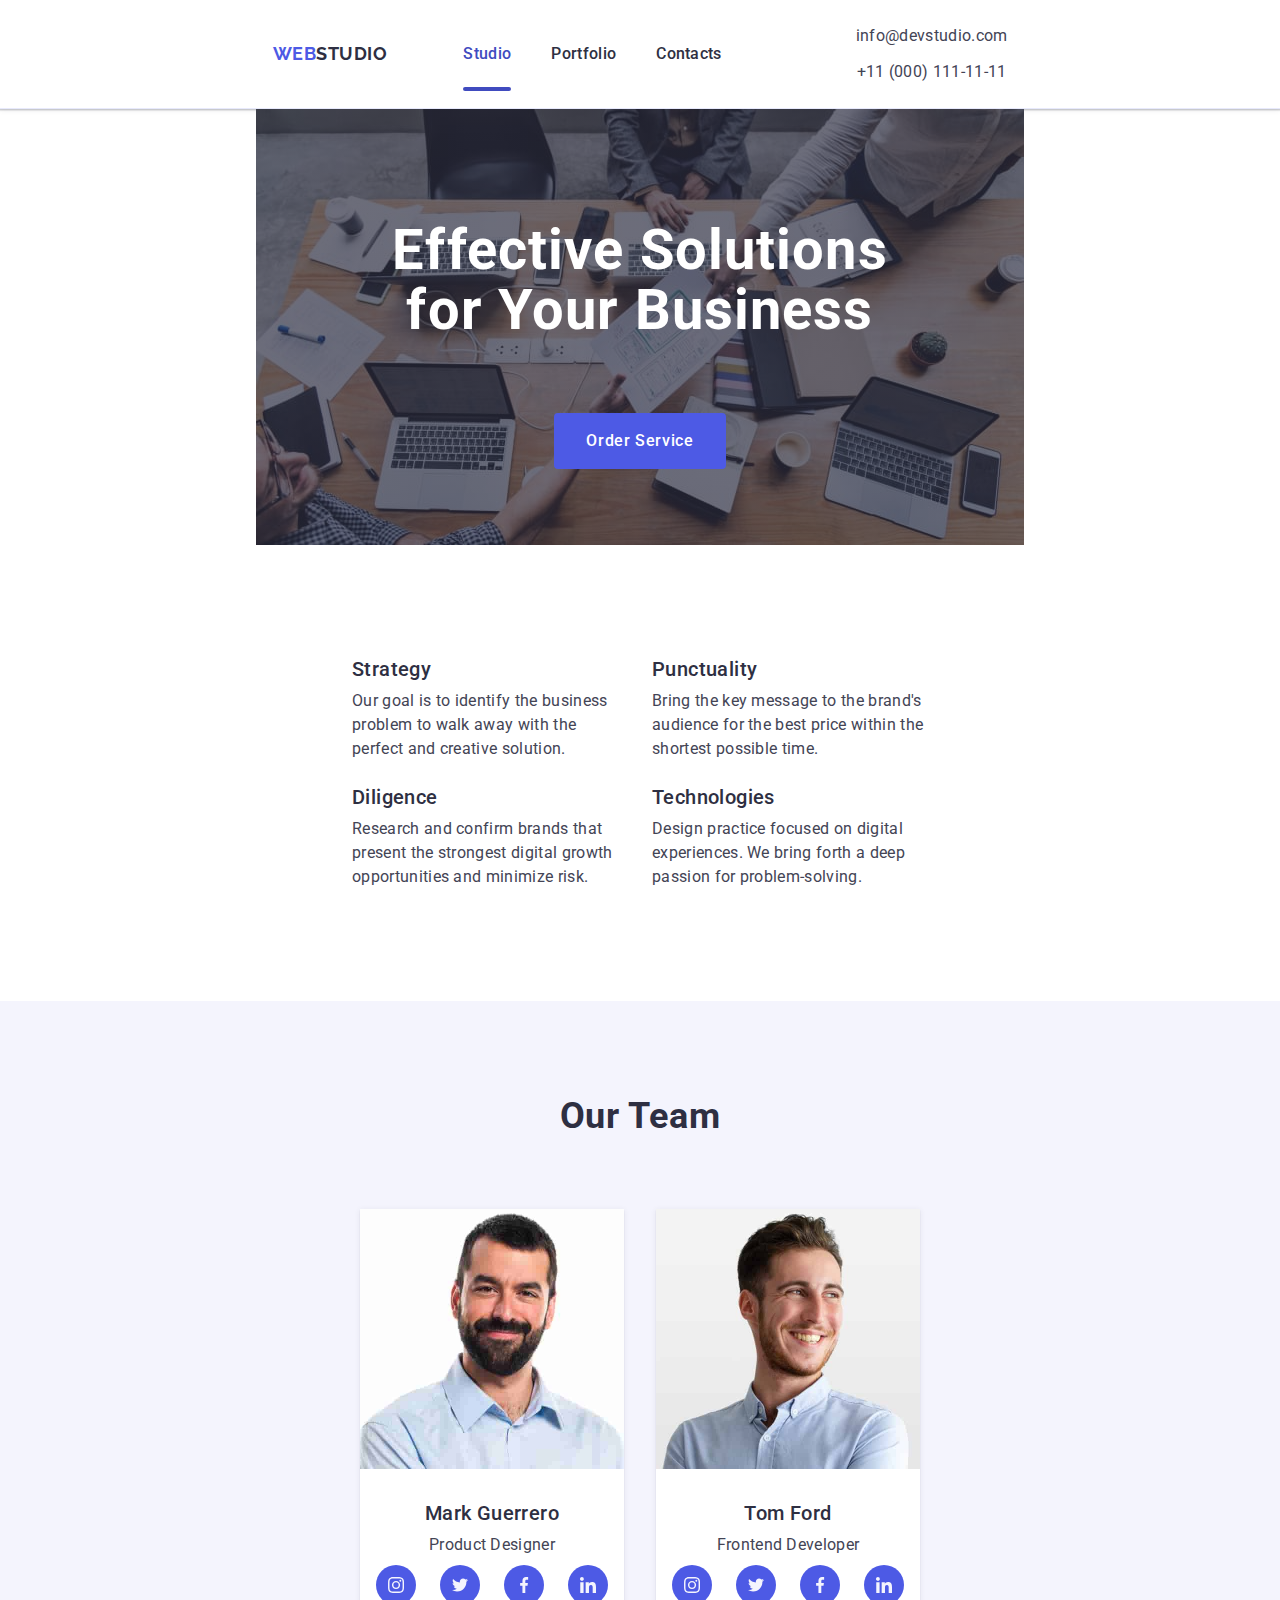
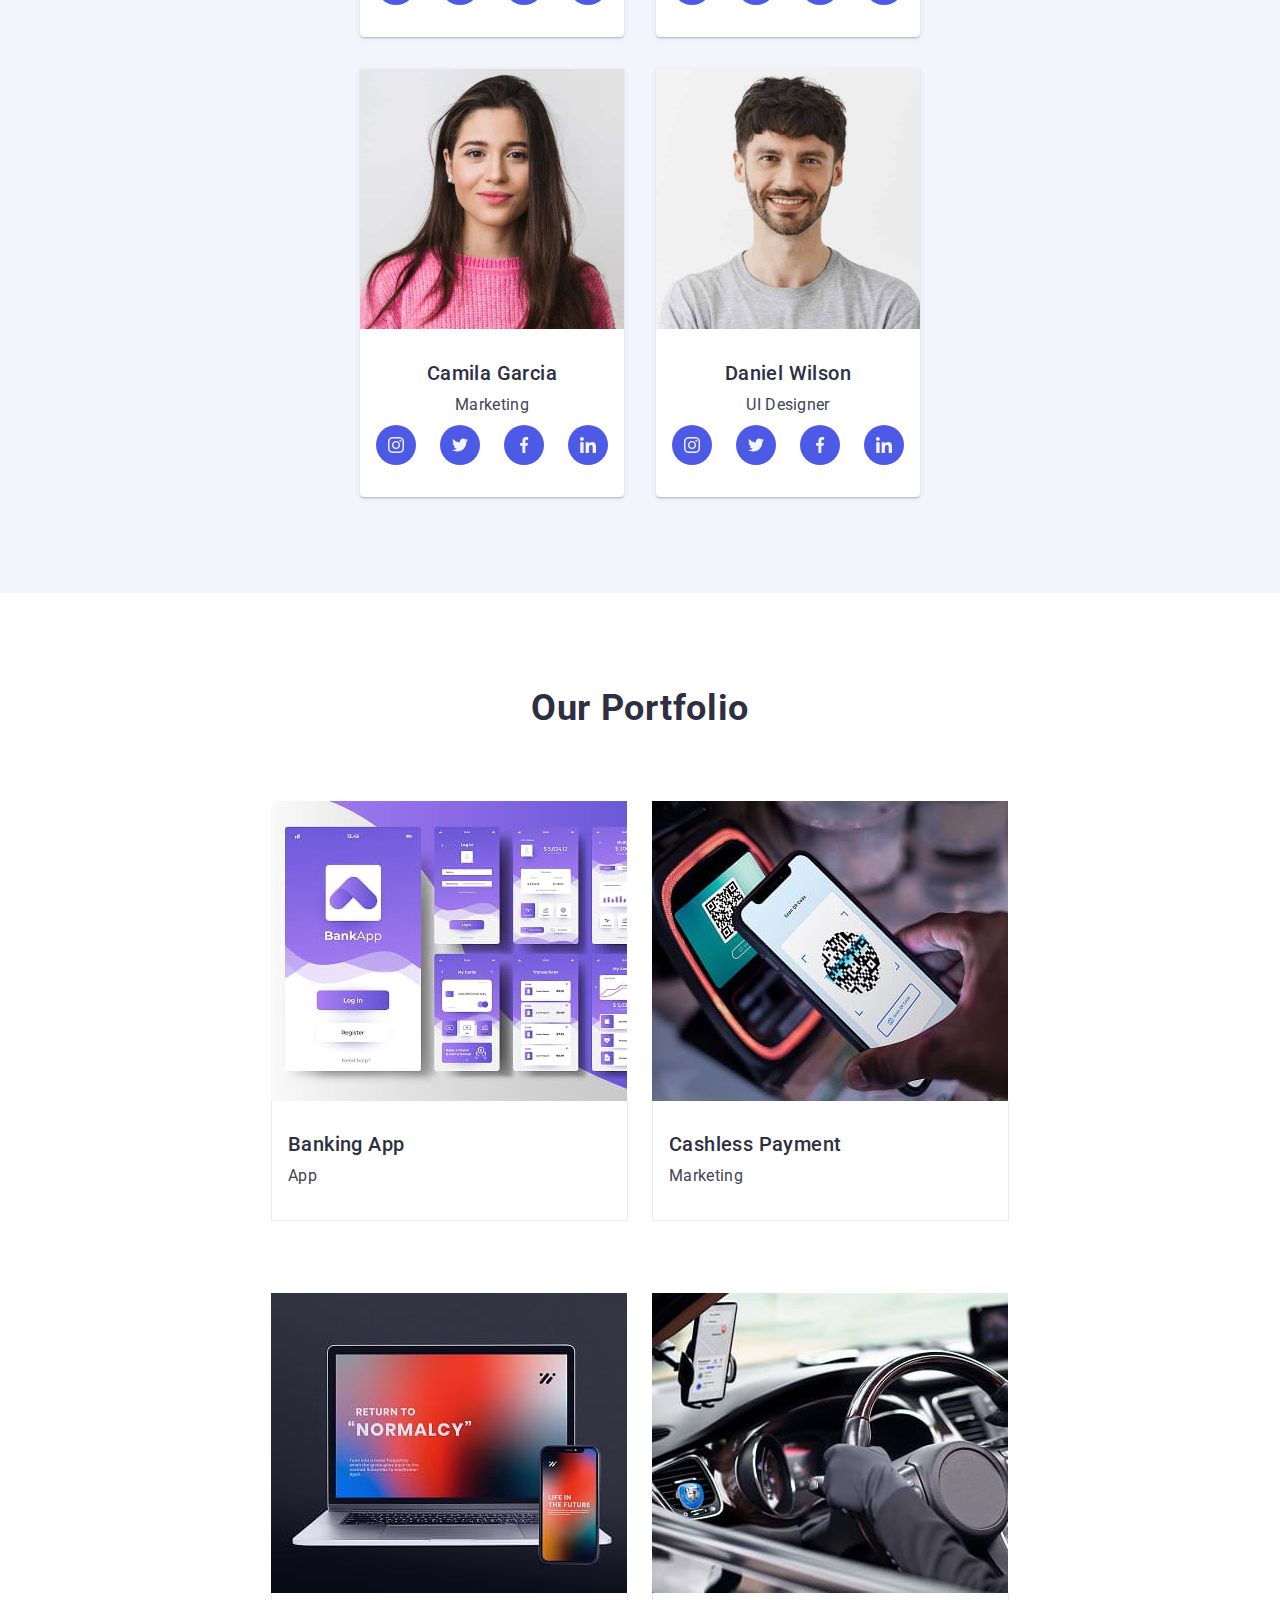
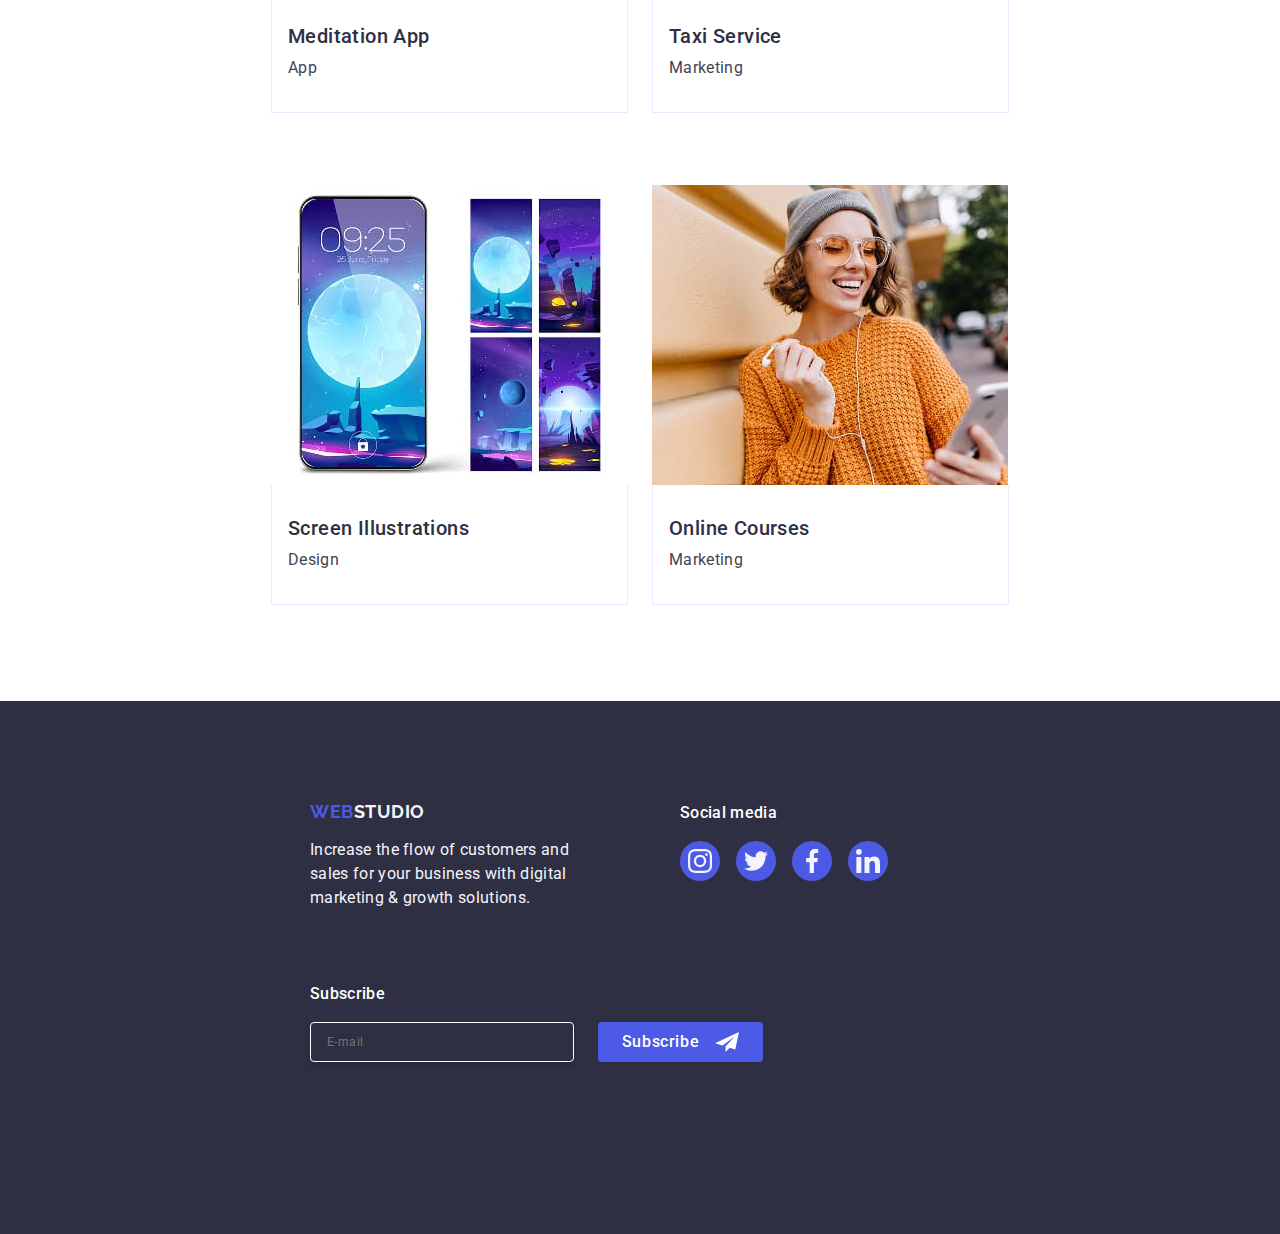
<file: index.html>
<!DOCTYPE html>
<html lang="en">
  <head>
    <meta charset="UTF-8" />
    <link
      rel="stylesheet"
      href="https://cdn.jsdelivr.net/npm/modern-normalize@2.0.0/modern-normalize.min.css"
    />
    <link rel="preconnect" href="https://fonts.googleapis.com" />
    <link rel="preconnect" href="https://fonts.gstatic.com" crossorigin />
    <link
      href="https://fonts.googleapis.com/css2?family=Raleway:wght@700&family=Roboto:wght@400;500;700&display=swap"
      rel="stylesheet"
    />
    <title>Web-Studio</title>
    <link rel="stylesheet" href="./css/styles.css" />
    <meta name="viewport" content="width=device-width, initial-scale=1.0" />
  </head>
  <body class="body">
    <header class="header">
      <div class="container header-container">
        <nav class="navig">
          <a
            href="https://ramirmiller.github.io/goit-markup-hw-04/"
            class="logo"
          >
            Web<span class="logo-web-h">Studio</span></a
          >
          <ul class="navig-list">
            <li class="page-nav">
              <a class="page-nav-link page-nav-oen hover" href="./index.html"
                >Studio</a
              >
            </li>
            <li class="page-nav">
              <a class="page-nav-link" href="">Portfolio</a>
            </li>
            <li class="page-nav">
              <a class="page-nav-link" href="">Contacts</a>
            </li>
          </ul>
        </nav>
        <address class="address">
          <ul class="header-contact-list">
            <li>
              <a href="mailto:info@devstudio.com" class="address-link"
                >info@devstudio.com</a
              >
            </li>
            <li>
              <a href="tel:+110001111111" class="address-link"
                >+11 (000) 111-11-11</a
              >
            </li>
          </ul>
        </address>
        <button type=button class="menu-open"> 
          <svg width="24" height="24" viewBox="0 0 24 24" fill="none" xmlns="http://www.w3.org/2000/svg">
            <path fill-rule="evenodd" clip-rule="evenodd" d="M3.59961 6.00078C3.59961 5.68252 3.72604 5.3773 3.95108 5.15225C4.17612 4.92721 4.48135 4.80078 4.79961 4.80078H19.1996C19.5179 4.80078 19.8231 4.92721 20.0481 5.15225C20.2732 5.3773 20.3996 5.68252 20.3996 6.00078C20.3996 6.31904 20.2732 6.62427 20.0481 6.84931C19.8231 7.07435 19.5179 7.20078 19.1996 7.20078H4.79961C4.48135 7.20078 4.17612 7.07435 3.95108 6.84931C3.72604 6.62427 3.59961 6.31904 3.59961 6.00078Z" fill="#2F2F37" />
            <path fill-rule="evenodd" clip-rule="evenodd" d="M3.59961 12.0008C3.59961 11.6825 3.72604 11.3773 3.95108 11.1523C4.17612 10.9272 4.48135 10.8008 4.79961 10.8008H19.1996C19.5179 10.8008 19.8231 10.9272 20.0481 11.1523C20.2732 11.3773 20.3996 11.6825 20.3996 12.0008C20.3996 12.319 20.2732 12.6243 20.0481 12.8493C19.8231 13.0744 19.5179 13.2008 19.1996 13.2008H4.79961C4.48135 13.2008 4.17612 13.0744 3.95108 12.8493C3.72604 12.6243 3.59961 12.319 3.59961 12.0008Z" fill="#2F2F37" />
            <path fill-rule="evenodd" clip-rule="evenodd" d="M3.59961 18.0008C3.59961 17.6825 3.72604 17.3773 3.95108 17.1523C4.17612 16.9272 4.48135 16.8008 4.79961 16.8008H19.1996C19.5179 16.8008 19.8231 16.9272 20.0481 17.1523C20.2732 17.3773 20.3996 17.6825 20.3996 18.0008C20.3996 18.319 20.2732 18.6243 20.0481 18.8493C19.8231 19.0744 19.5179 19.2008 19.1996 19.2008H4.79961C4.48135 19.2008 4.17612 19.0744 3.95108 18.8493C3.72604 18.6243 3.59961 18.319 3.59961 18.0008Z" fill="#2F2F37" />
          </svg>
          <!-- <svg class="mob-menu-btn" width="16" height="14">
            <use href="./images/icons.svg#icon-Group-mob"></use>
          </svg> -->  
        </button>
          
      </div>

      <!--============ mob-menu ============= -->


      <div class="mob-menu">
        <div>
          <button type=button class="menu-clouse">
            <svg class="icon-close-black-mob"  width="8" height="8">
            <use href="./images/icons.svg#icon-close-black-mob"></use>
          </svg>
          </button>
        <nav>
          <ul class="mob-navig-list">
            <li class="mob-page-nav">
              <a class="mob-page-nav-link hover" href="./index.html"
                >Studio</a
              >
            </li>
            <li class="mob-page-nav">
              <a class="mob-page-nav-link" href="">Portfolio</a>
            </li>
            <li class="mob-page-nav">
              <a class="mob-page-nav-link" href="">Contacts</a>
            </li>
          </ul>
        </nav>
        </div>
      <div>
        <address class="mob-address">
          <ul class="mob-header-contact-list">
            <li class="mob-page-link">
              <a href="mailto:info@devstudio.com" class="mob-address-link"
                >info@devstudio.com</a
              >
            </li>
            <li class="mob-page-link">
              <a href="tel:+110001111111" class="address-link"
                >+11 (000) 111-11-11</a
              >
            </li>
          </ul>
        </address>
        <ul class="team-icon-list">
          <li class="team-list">
            <a class="team-icon-link" href="">
              <svg class="team-icon" width="16" height="16">
                <use href="./images/icons.svg#icon-instagram"></use>
              </svg>
            </a>
          </li>
          <li class="team-list">
            <a class="team-icon-link" href="">
              <svg class="team-icon" width="16" height="16">
                <use href="./images/icons.svg#icon-twitter"></use>
              </svg>
            </a>
          </li>
          <li class="team-list">
            <a class="team-icon-link" href="">
              <svg class="team-icon" width="16" height="16">
                <use href="./images/icons.svg#icon-facebook"></use>
              </svg>
            </a>
          </li>
          <li class="team-list">
            <a class="team-icon-link" href="">
              <svg class="team-icon" width="16" height="16">
                <use href="./images/icons.svg#icon-linkedin"></use>
              </svg>
            </a>
          </li>
        </ul>
      </div>
      </div>
    </header>

    
    <main>
      <section class="section-oen section">
        <div class="container">
          <h1 class="page-title">Effective Solutions for Your Business</h1>
          <button type="button" class="butt">Order Service</button>
        </div>
      </section> 

      <section class="section-two">
        <div class="container">
          <h2 class="visually-hidden">777</h2>
          <ul class="description">
            <li class="section-two-item">
              <div class="section-two-icon-background">
                <svg class="section-two-icon" width="64" height="64">
                  <use href="./images/icons.svg#icon-group"></use>
                </svg>
              </div>
              <h3 class="section-two-title section-two-title-bottom">
                Strategy
              </h3>
              <p class="section-two-text">
                Our goal is to identify the business problem to walk away with
                the perfect and creative solution.
              </p>
            </li>
            <li class="section-two-item">
              <div class="section-two-icon-background">
                <svg class="section-two-icon" width="64" height="64">
                  <use href="./images/icons.svg#icon-clock"></use>
                </svg>
              </div>
              <h3 class="section-two-title section-two-title-bottom">
                Punctuality
              </h3>
              <p class="section-two-text">
                Bring the key message to the brand's audience for the best price
                within the shortest possible time.
              </p>
            </li>
            <li class="section-two-item">
              <div class="section-two-icon-background">
                <svg class="section-two-icon" width="64" height="64">
                  <use href="./images/icons.svg#icon-diagram"></use>
                </svg>
              </div>
              <h3 class="section-two-title section-two-title-bottom">
                Diligence
              </h3>
              <p class="section-two-text">
                Research and confirm brands that present the strongest digital
                growth opportunities and minimize risk.
              </p>
            </li>
            <li class="section-two-item">
              <div class="section-two-icon-background">
                <svg class="section-two-icon" width="64" height="64">
                  <use href="./images/icons.svg#icon-astronaut"></use>
                </svg>
              </div>
              <h3 class="section-two-title section-two-title-bottom">
                Technologies
              </h3>
              <p class="section-two-text">
                Design practice focused on digital experiences. We bring forth a
                deep passion for problem-solving.
              </p>
            </li>
          </ul>
        </div>
      </section>

      <!-- ===========Section 3 ==============------------------------------ -->

      <section class="section-three-team">
        <div class="container">
          <h2 class="section-three-title">Our Team</h2>
          <ul class="team">
            <li class="section-three-item">
              <img
                srcset="./images/team-card1.jpg 1x, ./images/team-card1-2x.jpg 2x"
                class="section-three-img"
                src="./images/team-card1.jpg"
                alt="Mark Guerrero"
                width="264"
              />
              <div class="name-prof">
                <h3 class="team-name">Mark Guerrero</h3>
                <p class="team-name-text">Product Designer</p>

                <ul class="team-icon-list">
                  <li class="team-list">
                    <a class="team-icon-link" href="">
                      <svg class="team-icon" width="16" height="16">
                        <use href="./images/icons.svg#icon-instagram"></use>
                      </svg>
                    </a>
                  </li>
                  <li class="team-list">
                    <a class="team-icon-link" href="">
                      <svg class="team-icon" width="16" height="16">
                        <use href="./images/icons.svg#icon-twitter"></use>
                      </svg>
                    </a>
                  </li>
                  <li class="team-list">
                    <a class="team-icon-link" href="">
                      <svg class="team-icon" width="16" height="16">
                        <use href="./images/icons.svg#icon-facebook"></use>
                      </svg>
                    </a>
                  </li>
                  <li class="team-list">
                    <a class="team-icon-link" href="">
                      <svg class="team-icon" width="16" height="16">
                        <use href="./images/icons.svg#icon-linkedin"></use>
                      </svg>
                    </a>
                  </li>
                </ul>
              </div>
            </li>

            <li class="section-three-item">
              <img
              srcset="./images/team-card2.jpg 1x, ./images/team-card2-2x.jpg 2x"
                class="section-three-img"
                src="./images/team-card2.jpg"
                alt="Tom Ford"
                width="264"
              />
              <div class="name-prof">
                <h3 class="team-name">Tom Ford</h3>
                <p class="team-name-text">Frontend Developer</p>

                <ul class="team-icon-list">
                  <li class="team-list">
                    <a class="team-icon-link" href="">
                      <svg class="team-icon" width="16" height="16">
                        <use href="./images/icons.svg#icon-instagram"></use>
                      </svg>
                    </a>
                  </li>
                  <li class="team-list">
                    <a class="team-icon-link" href="">
                      <svg class="team-icon" width="16" height="16">
                        <use href="./images/icons.svg#icon-twitter"></use>
                      </svg>
                    </a>
                  </li>
                  <li class="team-list">
                    <a class="team-icon-link" href="">
                      <svg class="team-icon" width="16" height="16">
                        <use href="./images/icons.svg#icon-facebook"></use>
                      </svg>
                    </a>
                  </li>
                  <li class="team-list">
                    <a class="team-icon-link" href="">
                      <svg class="team-icon" width="16" height="16">
                        <use href="./images/icons.svg#icon-linkedin"></use>
                      </svg>
                    </a>
                  </li>
                </ul>
              </div>
            </li>
            <li class="section-three-item">
              <img
              srcset="./images/team-card3.jpg 1x, ./images/team-card3-2x.jpg 2x"
                class="section-three-img"
                src="./images/team-card3.jpg"
                alt="Camila Garcia"
                width="264"
              />
              <div class="name-prof">
                <h3 class="team-name">Camila Garcia</h3>
                <p class="team-name-text">Marketing</p>

                <ul class="team-icon-list">
                  <li class="team-list">
                    <a class="team-icon-link" href="">
                      <svg class="team-icon" width="16" height="16">
                        <use href="./images/icons.svg#icon-instagram"></use>
                      </svg>
                    </a>
                  </li>
                  <li class="team-list">
                    <a class="team-icon-link" href="">
                      <svg class="team-icon" width="16" height="16">
                        <use href="./images/icons.svg#icon-twitter"></use>
                      </svg>
                    </a>
                  </li>
                  <li class="team-list">
                    <a class="team-icon-link" href="">
                      <svg class="team-icon" width="16" height="16">
                        <use href="./images/icons.svg#icon-facebook"></use>
                      </svg>
                    </a>
                  </li>
                  <li class="team-list">
                    <a class="team-icon-link" href="">
                      <svg class="team-icon" width="16" height="16">
                        <use href="./images/icons.svg#icon-linkedin"></use>
                      </svg>
                    </a>
                  </li>
                </ul>
              </div>
            </li>
            <li class="section-three-item">
              <img
              srcset="./images/team-card4.jpg 1x, ./images/team-card4-2x.jpg 2x"
                class="section-three-img"
                src="./images/team-card4.jpg"
                alt="Daniel Wilson"
                width="264"
              />
              <div class="name-prof">
                <h3 class="team-name">Daniel Wilson</h3>
                <p class="team-name-text">UI Designer</p>

                <ul class="team-icon-list">
                  <li class="team-list">
                    <a class="team-icon-link" href="">
                      <svg class="team-icon" width="16" height="16">
                        <use href="./images/icons.svg#icon-instagram"></use>
                      </svg>
                    </a>
                  </li>
                  <li class="team-list">
                    <a class="team-icon-link" href="">
                      <svg class="team-icon" width="16" height="16">
                        <use href="./images/icons.svg#icon-twitter"></use>
                      </svg>
                    </a>
                  </li>
                  <li class="team-list">
                    <a class="team-icon-link" href="">
                      <svg class="team-icon" width="16" height="16">
                        <use href="./images/icons.svg#icon-facebook"></use>
                      </svg>
                    </a>
                  </li>
                  <li class="team-list">
                    <a class="team-icon-link" href="">
                      <svg class="team-icon" width="16" height="16">
                        <use href="./images/icons.svg#icon-linkedin"></use>
                      </svg>
                    </a>
                  </li>
                </ul>
              </div>
            </li>
          </ul>
        </div>
      </section>

      <section class="section-four-portfolio">
        <div class="container">
          <h2 class="section-four-portfolio-title">Our Portfolio</h2>
          <ul class="portfolio">
            <li class="section-four-item">
              <div class="portfolio-cover-wrap">
                <picture>
                  <source 
                  media="(min-width: 1440px)" 
                  srcset="./images/img1.jpg 1x, ./images/img1-2x.jpg 2x"/>
                  <source 
                  media="(min-width: 768px)" 
                  srcset="./images/img1-tab.jpg 1x, ./images/img1-tab-2x.jpg 2x"/>
                  <source 
                  media="(max-width: 767px)" 
                  srcset="./images/img1-mob.jpg 1x, ./images/img1-mob-2x.jpg 2x"/>
                  <img
                   class="section-four-img"
                   src="./images/img1.jpg"
                   alt="Mark Guerrero"
                   width="360"
                  />
                </picture>
                
                <p class="portfolio-cover-text">
                  14 Stylish and User-Friendly App Design Concepts · Task
                  Manager App · Calorie Tracker App · Exotic Fruit Ecommerce App
                  · Cloud Storage App
                </p>
              </div>
              <div class="portfolio-specialization">
                <h3 class="section-four-title">Banking App</h3>
                <p class="section-four-text">App</p>
              </div>
            </li>
            <li class="section-four-item">
              <div class="portfolio-cover-wrap">
                <picture>
                  <source 
                  media="(min-width: 1440px)" 
                  srcset="./images/img2.jpg 1x, ./images/img2-2x.jpg 2x"/>
                  <source 
                  media="(min-width: 768px)" 
                  srcset="./images/img2-tab.jpg 1x, ./images/img2-tab-2x.jpg 2x"/>
                  <source 
                  media="(max-width: 767px)" 
                  srcset="./images/img2-mob.jpg 1x, ./images/img2-mob-2x.jpg 2x"/>
                  <img
                  class="section-four-img"
                  src="./images/img2.jpg"
                  alt="Tom Ford"
                  width="360"
                />
                </picture>
                
                <p class="portfolio-cover-text">
                  14 Stylish and User-Friendly App Design Concepts · Task
                  Manager App · Calorie Tracker App · Exotic Fruit Ecommerce App
                  · Cloud Storage App
                </p>
              </div>
              <div class="portfolio-specialization">
                <h3 class="section-four-title">Cashless Payment</h3>
                <p class="section-four-text">Marketing</p>
              </div>
            </li>
            <li class="section-four-item">
              <div class="portfolio-cover-wrap">
                <picture>
                  <source 
                  media="(min-width: 1440px)" 
                  srcset="./images/img3.jpg 1x, ./images/img3-2x.jpg 2x"/>
                  <source 
                  media="(min-width: 768px)" 
                  srcset="./images/img3-tab.jpg 1x, ./images/img3-tab-2x.jpg 2x"/>
                  <source 
                  media="(max-width: 767px)" 
                  srcset="./images/img3-mob.jpg 1x, ./images/img3-mob-2x.jpg 2x"/>
                  <img
                  class="section-four-img"
                  src="./images/img3.jpg"
                  alt="Camila Garcia"
                  width="360"
                />
                </picture>
                
                <p class="portfolio-cover-text">
                  14 Stylish and User-Friendly App Design Concepts · Task
                  Manager App · Calorie Tracker App · Exotic Fruit Ecommerce App
                  · Cloud Storage App
                </p>
              </div>

              <div class="portfolio-specialization">
                <h3 class="section-four-title">Meditation App</h3>
                <p class="section-four-text">App</p>
              </div>
            </li>
            <li class="section-four-item">
              <div class="portfolio-cover-wrap">
                <picture>
                  <source 
                  media="(min-width: 1440px)" 
                  srcset="./images/img4.jpg 1x, ./images/img4-2x.jpg 2x"/>
                  <source 
                  media="(min-width: 768px)" 
                  srcset="./images/img4-tab.jpg 1x, ./images/img4-tab-2x.jpg 2x"/>
                  <source 
                  media="(max-width: 767px)" 
                  srcset="./images/img4-mob.jpg 1x, ./images/img4-mob-2x.jpg 2x"/>
                  <img
                  class="section-four-img"
                  src="./images/img4.jpg"
                  alt="Mark Guerrero"
                  width="360"
                />
                </picture>
                
                <p class="portfolio-cover-text">
                  14 Stylish and User-Friendly App Design Concepts · Task
                  Manager App · Calorie Tracker App · Exotic Fruit Ecommerce App
                  · Cloud Storage App
                </p>
              </div>

              <div class="portfolio-specialization">
                <h3 class="section-four-title">Taxi Service</h3>
                <p class="section-four-text">Marketing</p>
              </div>
            </li>
            <li class="section-four-item">
              <div class="portfolio-cover-wrap">
                <picture>
                  <source 
                  media="(min-width: 1440px)" 
                  srcset="./images/img5.jpg 1x, ./images/img5-2x.jpg 2x"/>
                  <source 
                  media="(min-width: 768px)" 
                  srcset="./images/img5-tab.jpg 1x, ./images/img5-tab-2x.jpg 2x"/>
                  <source 
                  media="(max-width: 767px)" 
                  srcset="./images/img5-mob.jpg 1x, ./images/img5-mob-2x.jpg 2x"/>
                  <img
                  class="section-four-img"
                  src="./images/img5.jpg"
                  alt="Tom Ford"
                  width="360"
                />
                </picture>
                
                <p class="portfolio-cover-text">
                  14 Stylish and User-Friendly App Design Concepts · Task
                  Manager App · Calorie Tracker App · Exotic Fruit Ecommerce App
                  · Cloud Storage App
                </p>
              </div>

              <div class="portfolio-specialization">
                <h3 class="section-four-title">Screen Illustrations</h3>
                <p class="section-four-text">Design</p>
              </div>
            </li>
            <li class="section-four-item">
              <div class="portfolio-cover-wrap">
                <picture>
                  <source 
                  media="(min-width: 1440px)" 
                  srcset="./images/img6.jpg 1x, ./images/img6-2x.jpg 2x"/>
                  <source 
                  media="(min-width: 768px)" 
                  srcset="./images/img6-tab.jpg 1x, ./images/img6-tab-2x.jpg 2x"/>
                  <source 
                  media="(max-width: 767px)" 
                  srcset="./images/img6-mob.jpg 1x, ./images/img6-mob-2x.jpg 2x"/>
                  <img
                  class="section-four-img"
                  src="./images/img6.jpg"
                  alt="Camila Garcia"
                  width="360"
                />
                </picture>
                
                <p class="portfolio-cover-text">
                  14 Stylish and User-Friendly App Design Concepts · Task
                  Manager App · Calorie Tracker App · Exotic Fruit Ecommerce App
                  · Cloud Storage App
                </p>
              </div>

              <div class="portfolio-specialization">
                <h3 class="section-four-title">Online Courses</h3>
                <p class="section-four-text">Marketing</p>
              </div>
            </li>
          </ul>
        </div>
      </section>
    </main>
    

    <!------------footer------------------------------------------->

    <footer class="foot">
      <div class="footer-container">
        <div class="logo-block">
          <a href="./index.html" class="logo footer-logo-web">
            Web<span class="logo-web">Studio</span></a
          >
          <p class="section-foot-text">
            Increase the flow of customers and sales for your business with
            digital marketing & growth solutions.
          </p>
        </div>

        <div class="footer-icon-block">
          <p class="footer-paragraph">Social media</p>
          <ul class="footer-icon-list">
            <li class="footer-list">
              <a class="icon-link" href="">
                <svg class="footer-icon" width="24" height="24">
                  <use href="./images/icons.svg#icon-instagram"></use>
                </svg>
              </a>
            </li>
            <li class="footer-list">
              <a class="icon-link" href="">
                <svg class="footer-icon" width="24" height="24">
                  <use href="./images/icons.svg#icon-twitter"></use>
                </svg>
              </a>
            </li>
            <li class="footer-list">
              <a class="icon-link" href="">
                <svg class="footer-icon" width="24" height="24">
                  <use href="./images/icons.svg#icon-facebook"></use>
                </svg>
              </a>
            </li>
            <li class="footer-list">
              <a class="icon-link" href="">
                <svg class="footer-icon" width="24" height="24">
                  <use href="./images/icons.svg#icon-linkedin"></use>
                </svg>
              </a>
            </li>
          </ul>
        </div> 

        <!----------Modal--------->

         <div class="subscribe-form">
          <p class="footer-parag">Subscribe</p>
          <form class="footer-form" name="footer-form">
            <label for="footer-email" class="footer-email">
              <input
                class="footer-input"
                type="email"
                placeholder="E-mail"
                name="email"
                id="footer-email"
              />
            </label>
            <button class="footer-form-bth" type="submit">
              Subscribe<svg class="subscribe-btn" width="24" height="24">
                <use href="./images/modalicons.svg#icon-Frame-footer"></use>
              </svg>
            </button>
          </form>
        </div>
      </div>
    </footer> 

    <!----------Modal--------->
    <div class="backdrop">
      <div class="backdrop is-open">
      <div class="modal">
        <button class="modal-btn" type="button">
          <svg class="modal-btn-clouse" width="8" height="8">
            <use href="./images/modalicons.svg#icon-modalbtn"></use>
          </svg>
        </button>
        <p class="modal-caption">
          Leave your contacts and we will call you back
        </p>
        <form class="modal-form" name="rewiew">
          <div class="modal-form-field">
            <label for="user-name" class="label-name">Name</label>
            <div class="modal-form-wrapper">
              <input
                class="modal-form-input"
                type="text"
                id="user-name"
                name="user-name"
              />
              <svg class="modal-form-icon" width="18" height="24" fill="none">
                <use href="./images/modalicons.svg#icon-user-name"></use>
              </svg>
            </div>
          </div>

          <div class="modal-form-field">
            <label for="user-phone" class="label-name">Phone</label>
            <div class="modal-form-wrapper">
              <input
                class="modal-form-input"
                type="tel"
                name="phone"
                id="user-phone"
              />
              <svg class="modal-form-icon" width="18" height="24" fill="none">
                <use href="./images/modalicons.svg#icon-phone-black"></use>
              </svg>
            </div>
          </div>

          <div class="modal-form-field">
            <label for="user-email" class="label-name">Email</label>
            <div class="modal-form-wrapper">
              <input
                class="modal-form-input"
                type="email"
                name="email"
                id="user-email"
              />
              <svg class="modal-form-icon" width="18" height="24" fill="none">
                <use href="./images/modalicons.svg#icon-email-black"></use>
              </svg>
            </div>
          </div>

          <div class="modal-form-field comment-mrgn">
            <label for="user-comment" class="label-name">Comment</label>
            <textarea
              class="modal-form-comment"
              name="user-comment"
              rows="5"
              placeholder="Text input"
              id="user-comment"
            ></textarea>
          </div>

          <div class="modal-form-mrgn">
            <input
              class="modal-form-check visually-hidden"
              type="checkbox"
              name="user-privacy"
              id="user-privacy"
              value="true"
            />

            <label class="label-check" for="user-privacy"
              ><span class="modal-span">
                <svg class="modal-ckeck" width="10" height="8">
                  <use href="./images/modalicons.svg#icon-VectorModal"></use>
                </svg> </span
              >I accept the terms and conditions of the
              <a class="ckeck-lable">Privacy Policy</a>
            </label>
          </div>
          
          <button class="modal-but" type="submit">Send</button>
        </form>
      </div>
    </div>
  </body>
</html>
</file>
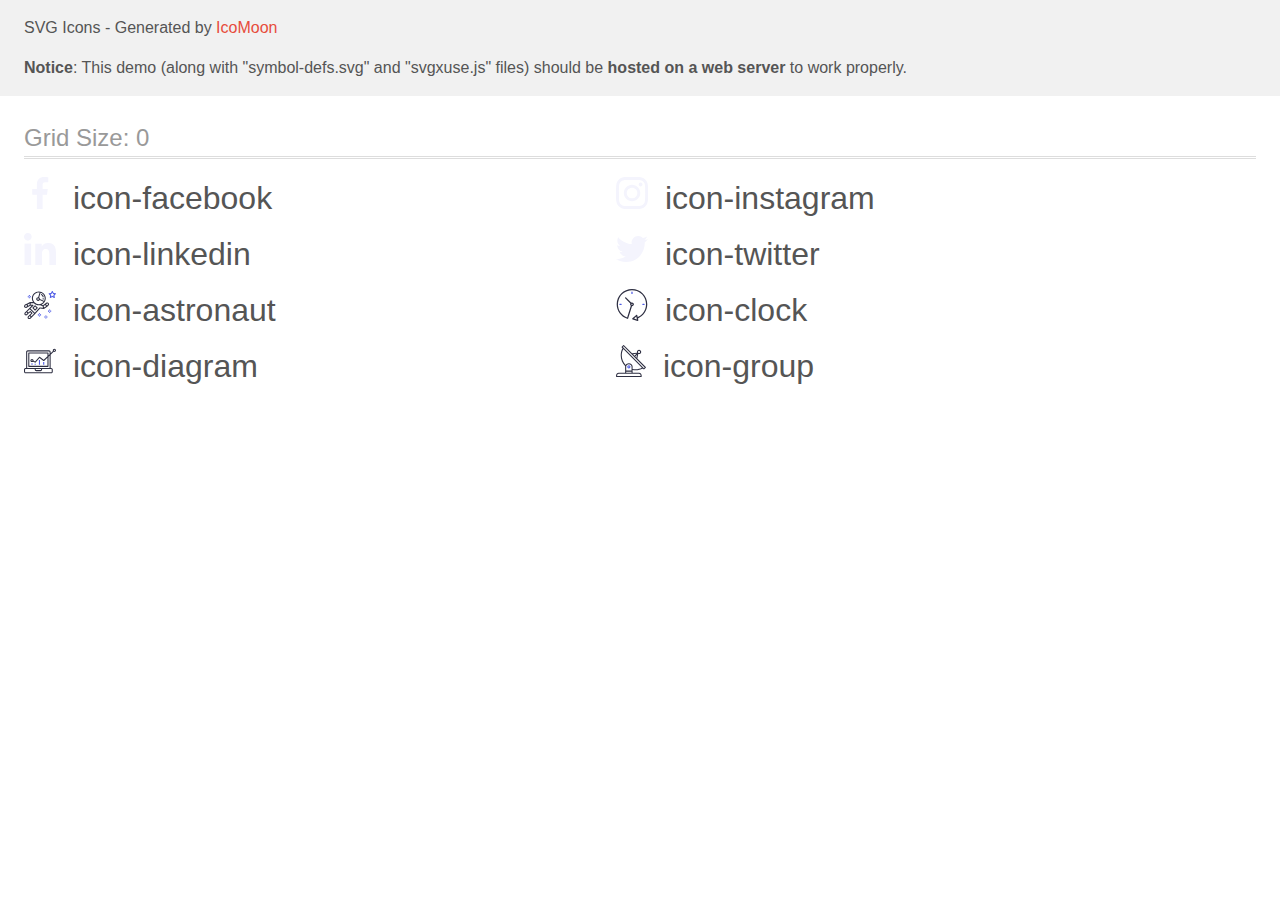
<file: images/icomoon (2)/demo-external-svg.html>
<!doctype html>
<html>
<head>
    <title>IcoMoon - SVG Icons</title>
    <meta charset="utf-8">
    <meta name="viewport" content="width=device-width, initial-scale=1">
    <link rel="stylesheet" href="demo-files/demo.css">
    <link rel="stylesheet" href="style.css">
</head>
<body>
<header class="bgc1 clearfix">
<div class="mhl">
    <p>SVG Icons - Generated by <a href="https://icomoon.io/app">IcoMoon</a></p><p><strong>Notice</strong>: This demo (along with "symbol-defs.svg" and "svgxuse.js" files) should be <b>hosted on a web server</b> to work properly.</p>
</div>
</header>
    <div class="clearfix mhl ptl">
        <h1 class="mvm mtn fgc1">Grid Size: 0</h1>
        <div class="glyph fs1">
            <div class="clearfix pbs">
                <svg class="icon icon-facebook"><use xlink:href="symbol-defs.svg#icon-facebook"></use></svg><span class="name"> icon-facebook</span>
            </div>
        </div>
        <div class="glyph fs1">
            <div class="clearfix pbs">
                <svg class="icon icon-instagram"><use xlink:href="symbol-defs.svg#icon-instagram"></use></svg><span class="name"> icon-instagram</span>
            </div>
        </div>
        <div class="glyph fs1">
            <div class="clearfix pbs">
                <svg class="icon icon-linkedin"><use xlink:href="symbol-defs.svg#icon-linkedin"></use></svg><span class="name"> icon-linkedin</span>
            </div>
        </div>
        <div class="glyph fs1">
            <div class="clearfix pbs">
                <svg class="icon icon-twitter"><use xlink:href="symbol-defs.svg#icon-twitter"></use></svg><span class="name"> icon-twitter</span>
            </div>
        </div>
        <div class="glyph fs1">
            <div class="clearfix pbs">
                <svg class="icon icon-astronaut"><use xlink:href="symbol-defs.svg#icon-astronaut"></use></svg><span class="name"> icon-astronaut</span>
            </div>
        </div>
        <div class="glyph fs1">
            <div class="clearfix pbs">
                <svg class="icon icon-clock"><use xlink:href="symbol-defs.svg#icon-clock"></use></svg><span class="name"> icon-clock</span>
            </div>
        </div>
        <div class="glyph fs1">
            <div class="clearfix pbs">
                <svg class="icon icon-diagram"><use xlink:href="symbol-defs.svg#icon-diagram"></use></svg><span class="name"> icon-diagram</span>
            </div>
        </div>
        <div class="glyph fs1">
            <div class="clearfix pbs">
                <svg class="icon icon-group"><use xlink:href="symbol-defs.svg#icon-group"></use></svg><span class="name"> icon-group</span>
            </div>
        </div>
  </div>
<script defer src="svgxuse.js"></script>
</body>
</html>
</file>
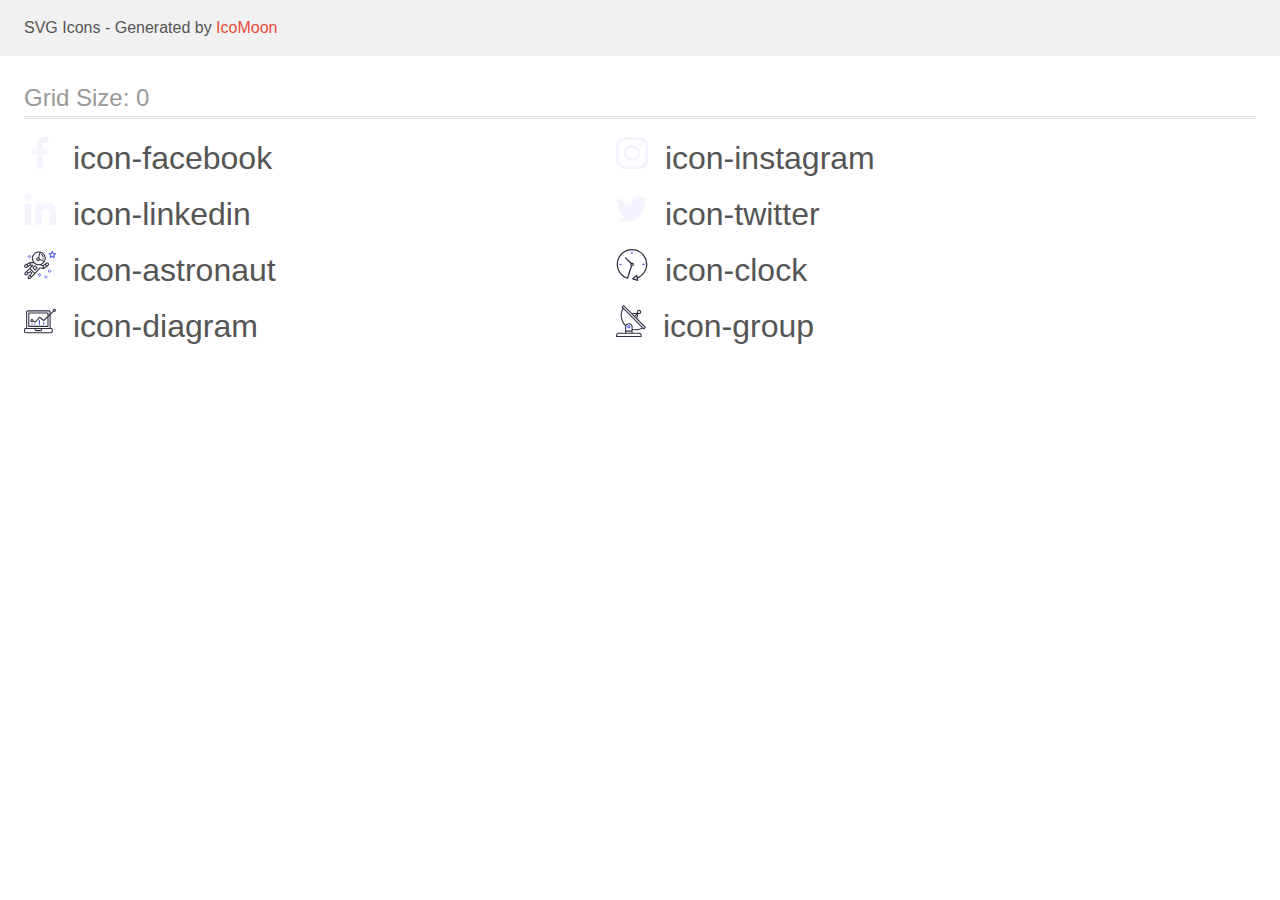
<file: images/icomoon (2)/demo.html>
<!doctype html>
<html>
<head>
    <title>IcoMoon - SVG Icons</title>
    <meta charset="utf-8">
    <meta name="viewport" content="width=device-width, initial-scale=1">
    <link rel="stylesheet" href="demo-files/demo.css">
    <link rel="stylesheet" href="style.css">
</head>
<body>
<svg aria-hidden="true" style="position: absolute; width: 0; height: 0; overflow: hidden;" version="1.1" xmlns="http://www.w3.org/2000/svg" xmlns:xlink="http://www.w3.org/1999/xlink">
<defs>
<symbol id="icon-facebook" viewBox="0 0 32 32">
<path fill="#f4f4fd" style="fill: var(--color1, #f4f4fd)" d="M21.329 5.313h2.921v-5.088c-0.504-0.069-2.237-0.225-4.256-0.225-4.212 0-7.097 2.649-7.097 7.519v4.481h-4.648v5.688h4.648v14.312h5.699v-14.311h4.46l0.708-5.688h-5.169v-3.919c0.001-1.644 0.444-2.769 2.735-2.769z"></path>
</symbol>
<symbol id="icon-instagram" viewBox="0 0 32 32">
<path fill="#f4f4fd" style="fill: var(--color1, #f4f4fd)" d="M31.969 9.408c-0.075-1.7-0.35-2.869-0.744-3.882-0.406-1.075-1.031-2.038-1.85-2.838-0.8-0.813-1.769-1.444-2.832-1.844-1.019-0.394-2.182-0.669-3.882-0.744-1.713-0.081-2.257-0.1-6.601-0.1s-4.888 0.019-6.595 0.094c-1.7 0.075-2.869 0.35-3.882 0.744-1.075 0.406-2.038 1.031-2.838 1.85-0.813 0.8-1.444 1.769-1.844 2.832-0.394 1.019-0.669 2.182-0.744 3.882-0.081 1.713-0.1 2.257-0.1 6.601s0.019 4.888 0.094 6.595c0.075 1.7 0.35 2.869 0.744 3.882 0.406 1.075 1.038 2.038 1.85 2.838 0.8 0.813 1.769 1.444 2.832 1.844 1.019 0.394 2.182 0.669 3.882 0.744 1.706 0.075 2.25 0.094 6.595 0.094s4.888-0.019 6.595-0.094c1.7-0.075 2.869-0.35 3.882-0.744 2.151-0.831 3.851-2.532 4.682-4.682 0.394-1.019 0.669-2.182 0.744-3.882 0.075-1.707 0.094-2.25 0.094-6.595s-0.006-4.888-0.081-6.595zM29.087 22.473c-0.069 1.563-0.331 2.407-0.55 2.969-0.538 1.394-1.644 2.5-3.038 3.038-0.563 0.219-1.413 0.481-2.969 0.55-1.688 0.075-2.194 0.094-6.464 0.094s-4.782-0.019-6.464-0.094c-1.563-0.069-2.407-0.331-2.969-0.55-0.694-0.256-1.325-0.663-1.838-1.194-0.531-0.519-0.938-1.144-1.194-1.838-0.219-0.563-0.481-1.413-0.55-2.969-0.075-1.688-0.094-2.194-0.094-6.464s0.019-4.782 0.094-6.464c0.069-1.563 0.331-2.407 0.55-2.969 0.256-0.694 0.663-1.325 1.2-1.838 0.519-0.531 1.144-0.938 1.838-1.194 0.563-0.219 1.413-0.481 2.969-0.55 1.688-0.075 2.194-0.094 6.464-0.094 4.276 0 4.782 0.019 6.464 0.094 1.563 0.069 2.407 0.331 2.969 0.55 0.694 0.256 1.325 0.662 1.838 1.194 0.531 0.519 0.938 1.144 1.194 1.838 0.219 0.563 0.481 1.413 0.55 2.969 0.075 1.688 0.094 2.194 0.094 6.464s-0.019 4.77-0.094 6.458z"></path>
<path fill="#f4f4fd" style="fill: var(--color1, #f4f4fd)" d="M16.059 7.783c-4.538 0-8.22 3.682-8.22 8.22s3.682 8.22 8.22 8.22c4.538 0 8.22-3.682 8.22-8.22s-3.682-8.22-8.22-8.22zM16.059 21.335c-2.944 0-5.332-2.388-5.332-5.332s2.388-5.332 5.332-5.332c2.944 0 5.332 2.388 5.332 5.332s-2.388 5.332-5.332 5.332z"></path>
<path fill="#f4f4fd" style="fill: var(--color1, #f4f4fd)" d="M26.524 7.458c0 1.060-0.859 1.919-1.919 1.919s-1.919-0.859-1.919-1.919c0-1.060 0.859-1.919 1.919-1.919s1.919 0.859 1.919 1.919z"></path>
</symbol>
<symbol id="icon-linkedin" viewBox="0 0 32 32">
<path fill="#f4f4fd" style="fill: var(--color1, #f4f4fd)" d="M31.992 32v-0.001h0.008v-11.736c0-5.741-1.236-10.164-7.948-10.164-3.227 0-5.392 1.771-6.276 3.449h-0.093v-2.913h-6.364v21.364h6.627v-10.579c0-2.785 0.528-5.479 3.977-5.479 3.399 0 3.449 3.179 3.449 5.657v10.401h6.62z"></path>
<path fill="#f4f4fd" style="fill: var(--color1, #f4f4fd)" d="M0.528 10.636h6.635v21.364h-6.635v-21.364z"></path>
<path fill="#f4f4fd" style="fill: var(--color1, #f4f4fd)" d="M3.843-0c-2.121 0-3.843 1.721-3.843 3.843s1.721 3.879 3.843 3.879c2.121 0 3.843-1.757 3.843-3.879-0.001-2.121-1.723-3.843-3.843-3.843v0z"></path>
</symbol>
<symbol id="icon-twitter" viewBox="0 0 32 32">
<path fill="#f4f4fd" style="fill: var(--color1, #f4f4fd)" d="M32 6.078c-1.19 0.522-2.458 0.868-3.78 1.036 1.36-0.812 2.398-2.088 2.886-3.626-1.268 0.756-2.668 1.29-4.16 1.588-1.204-1.282-2.92-2.076-4.792-2.076-3.632 0-6.556 2.948-6.556 6.562 0 0.52 0.044 1.020 0.152 1.496-5.454-0.266-10.28-2.88-13.522-6.862-0.566 0.982-0.898 2.106-0.898 3.316 0 2.272 1.17 4.286 2.914 5.452-1.054-0.020-2.088-0.326-2.964-0.808 0 0.020 0 0.046 0 0.072 0 3.188 2.274 5.836 5.256 6.446-0.534 0.146-1.116 0.216-1.72 0.216-0.42 0-0.844-0.024-1.242-0.112 0.85 2.598 3.262 4.508 6.13 4.57-2.232 1.746-5.066 2.798-8.134 2.798-0.538 0-1.054-0.024-1.57-0.090 2.906 1.874 6.35 2.944 10.064 2.944 12.072 0 18.672-10 18.672-18.668 0-0.29-0.010-0.57-0.024-0.848 1.302-0.924 2.396-2.078 3.288-3.406z"></path>
</symbol>
<symbol id="icon-astronaut" viewBox="0 0 32 32">
<path fill="#4d5ae5" style="fill: var(--color2, #4d5ae5)" d="M31.974 4.524c-0.064-0.191-0.227-0.332-0.427-0.362l-0.003-0-1.911-0.278-0.855-1.731c-0.179-0.365-0.776-0.365-0.956 0l-0.855 1.731-1.91 0.278c-0.26 0.038-0.457 0.26-0.457 0.528 0 0.15 0.062 0.285 0.161 0.382l0 0 1.383 1.348-0.326 1.903c-0.034 0.2 0.048 0.402 0.212 0.521 0.166 0.12 0.383 0.136 0.562 0.040l1.709-0.899 1.709 0.899c0.072 0.038 0.157 0.060 0.247 0.060 0.295 0 0.534-0.239 0.534-0.534 0-0.031-0.003-0.062-0.008-0.092l0 0.003-0.326-1.903 1.383-1.348c0.099-0.097 0.161-0.233 0.161-0.382 0-0.059-0.009-0.115-0.027-0.168l0.001 0.004zM29.511 5.851c-0.125 0.122-0.183 0.299-0.153 0.472l0.191 1.114-1-0.526c-0.072-0.039-0.158-0.062-0.248-0.062s-0.177 0.023-0.251 0.063l0.003-0.001-1 0.526 0.191-1.114c0.005-0.027 0.008-0.058 0.008-0.090 0-0.15-0.062-0.285-0.161-0.382l-0-0-0.81-0.79 1.119-0.162c0.174-0.025 0.324-0.135 0.401-0.292l0.5-1.013 0.501 1.013c0.078 0.157 0.228 0.267 0.402 0.292l1.119 0.162-0.809 0.79zM26.134 20.522h-1.067v1.067h1.067v-1.067zM26.134 22.655h-1.067v1.067h1.067v-1.067z"></path>
<path fill="#4d5ae5" style="fill: var(--color2, #4d5ae5)" d="M27.2 21.589h-1.067v1.067h1.067v-1.067zM25.067 21.589h-1.067v1.067h1.067v-1.067zM22.4 26.389h-1.067v1.067h1.067v-1.067zM22.4 28.523h-1.067v1.067h1.067v-1.067zM23.467 27.456h-1.067v1.067h1.067v-1.067z"></path>
<path fill="#4d5ae5" style="fill: var(--color2, #4d5ae5)" d="M21.334 27.456h-1.067v1.067h1.067v-1.067zM16 24.256h-1.066v1.067h1.066v-1.067zM16 26.389h-1.066v1.067h1.066v-1.067zM17.067 25.323h-1.067v1.067h1.067v-1.067zM14.934 25.323h-1.067v1.067h1.067v-1.067zM5.867 6.122h-1.066v1.066h1.066v-1.066zM5.867 8.255h-1.066v1.067h1.066v-1.066zM6.933 7.189h-1.066v1.067h1.066v-1.067zM4.8 7.189h-1.067v1.067h1.067v-1.067z"></path>
<path fill="#2e2f42" style="fill: var(--color3, #2e2f42)" d="M24.715 14.159c-0.28-0.377-0.699-0.636-1.179-0.704l-0.009-0.001c-0.076-0.012-0.164-0.018-0.254-0.018-0.411 0-0.789 0.139-1.090 0.374l0.004-0.003-1.252 0.96-1.898 1.417-1.358-0.541c2.421-1.086 4.114-3.508 4.114-6.32 0-3.823-3.122-6.933-6.961-6.933s-6.962 3.11-6.962 6.933c0 1.386 0.414 2.674 1.12 3.758l-2.769-0.024c-0.008 0-0.015 0.005-0.024 0.005-0.056 0.002-0.109 0.013-0.159 0.032l0.004-0.001c-0.013 0.005-0.026 0.008-0.038 0.014-0.006 0.002-0.013 0.003-0.019 0.007l-3.234 1.597-1.893 0.911c-0.024 0.011-0.045 0.023-0.064 0.036l0.001-0.001c-0.482 0.324-0.794 0.866-0.794 1.482 0 0.297 0.073 0.576 0.201 0.822l-0.005-0.010c0.22 0.429 0.595 0.745 1.056 0.89 0.161 0.053 0.345 0.083 0.537 0.083 0.308 0 0.598-0.078 0.851-0.216l-0.009 0.005 1.388-0.738 2.264-1.169 1.357-0.008-5.442 5.415c0 0.001-0.001 0.001-0.002 0.002l-1.339 1.333c-0.303 0.299-0.49 0.714-0.49 1.173 0 0.002 0 0.003 0 0.005v-0c0 0.445 0.173 0.863 0.49 1.178 0.325 0.323 0.752 0.485 1.179 0.485s0.855-0.162 1.18-0.485l1.314-1.308 1.741-1.3 0.901 0.897-3.102 3.088c-0.303 0.299-0.49 0.714-0.49 1.173 0 0.002 0 0.003 0 0.005v-0c0 0.445 0.174 0.863 0.49 1.179 0.325 0.323 0.752 0.485 1.18 0.485s0.855-0.162 1.18-0.485l3.482-3.466c0-0.001 0-0.002 0.001-0.002l1.010-1-0.004-0.003c0.007-0.006 0.015-0.009 0.022-0.015l5.166-5.658 3.471 0.494c0.020 0.003 0.044 0.004 0.068 0.004 0.070 0 0.137-0.014 0.198-0.039l-0.004 0.001c0.017-0.006 0.033-0.015 0.050-0.023 0.019-0.009 0.039-0.015 0.057-0.027l3.213-2.134c0.012-0.008 0.018-0.020 0.029-0.029 0.012-0.010 0.029-0.014 0.040-0.025l1.272-1.192c0.347-0.326 0.564-0.787 0.564-1.299 0-0.4-0.132-0.77-0.355-1.067l0.003 0.005zM2.13 17.77c-0.173 0.093-0.37 0.111-0.558 0.052-0.295-0.093-0.505-0.364-0.505-0.683 0-0.236 0.114-0.445 0.29-0.575l0.002-0.001 1.314-0.632 0.316 0.925 0.133 0.388-0.993 0.527zM5.628 15.943l-1.548 0.8-0.255-0.747-0.183-0.537 2.026-1-0.040 1.483zM20.727 9.322c0 0.918-0.219 1.785-0.599 2.559l-4.181-1.899c-0.043-0.575-0.342-1.073-0.782-1.384l-0.006-0.004 1.464-4.86c2.378 0.755 4.105 2.974 4.105 5.587zM8.938 9.322c0-3.235 2.644-5.867 5.894-5.867 0.253 0 0.5 0.022 0.745 0.053l-1.432 4.753c-0.019 0-0.037-0.005-0.057-0.005-0 0-0.001 0-0.001 0-1.032 0-1.869 0.835-1.871 1.866v0c0.003 1.031 0.84 1.867 1.871 1.867 0 0 0.001 0 0.001 0h-0c0.694 0 1.294-0.383 1.618-0.944l3.863 1.755c-1.075 1.447-2.795 2.39-4.736 2.39-3.25 0-5.895-2.633-5.895-5.867zM14.895 10.122c0 0.441-0.362 0.8-0.806 0.8-0.001 0-0.001 0-0.002 0-0.443 0-0.802-0.358-0.804-0.8v-0c0-0.441 0.361-0.8 0.806-0.8s0.806 0.359 0.806 0.8zM2.465 25.146c-0.11 0.108-0.261 0.175-0.428 0.175s-0.317-0.067-0.427-0.175l0 0c-0.109-0.108-0.176-0.257-0.176-0.422s0.067-0.315 0.176-0.422l0-0 0.962-0.959 0.851 0.848-0.958 0.955zM5.678 28.88c-0.11 0.109-0.261 0.176-0.428 0.176s-0.317-0.067-0.427-0.175l0 0c-0.109-0.108-0.176-0.257-0.176-0.422s0.067-0.315 0.176-0.422l0-0 0.963-0.959 0.852 0.848-0.96 0.955zM9.161 25.411l-0.002 0.001-1.765 1.76-0.851-0.848 1.763-1.756s0.001 0 0.002-0.001c0.040-0.040 0.065-0.088 0.090-0.135 0.007-0.014 0.020-0.026 0.026-0.040 0.017-0.041 0.019-0.085 0.025-0.129 0.004-0.024 0.014-0.047 0.014-0.073 0-0.035-0.012-0.070-0.020-0.105-0.007-0.032-0.007-0.065-0.018-0.096-0.020-0.050-0.055-0.095-0.091-0.137-0.010-0.012-0.014-0.027-0.025-0.038h-0.001l-0.001-0.002-1.607-1.6c-0.017-0.017-0.039-0.024-0.058-0.038-0.025-0.021-0.054-0.040-0.084-0.056l-0.003-0.001c-0.027-0.013-0.058-0.024-0.090-0.032l-0.003-0.001c-0.030-0.009-0.065-0.017-0.101-0.020l-0.002-0c-0.006-0-0.013-0-0.020-0-0.026 0-0.052 0.002-0.077 0.006l0.003-0c-0.039 0.004-0.074 0.011-0.108 0.021l0.004-0.001c-0.036 0.013-0.067 0.028-0.096 0.046l0.002-0.001c-0.020 0.011-0.043 0.015-0.061 0.029l-1.774 1.324-0.901-0.897 2.399-2.386 4.36 4.289-0.927 0.919zM15.979 18.394c-0.015-0.002-0.030 0.004-0.045 0.003-0.008-0-0.017-0.001-0.026-0.001-0.031 0-0.062 0.003-0.092 0.008l0.003-0c-0.030 0.005-0.059 0.011-0.088 0.021-0.037 0.013-0.069 0.029-0.098 0.048l0.002-0.001c-0.030 0.018-0.057 0.038-0.083 0.061-0.013 0.011-0.028 0.017-0.040 0.029l-4.698 5.146-4.328-4.257 2.833-2.818c0.096-0.097 0.156-0.23 0.156-0.377 0-0.295-0.239-0.534-0.534-0.534-0 0-0.001 0-0.001 0h0l-2.219 0.013 0.027-1.607 3.104 0.027c1.264 1.297 3.027 2.101 4.978 2.101 0.001 0 0.002 0 0.003 0h-0c0.438 0 0.864-0.045 1.279-0.122 0.040 0.032 0.079 0.064 0.13 0.085l2.41 0.96 0.331 1.643-3.003-0.427zM20.020 18.573l-0.314-1.558 1.447-1.080 0.947 1.257-2.080 1.381zM23.774 15.742l-0.838 0.785-0.931-1.236 0.831-0.637c0.155-0.12 0.351-0.168 0.543-0.143 0.194 0.027 0.364 0.128 0.48 0.284 0.217 0.292 0.18 0.699-0.085 0.947z"></path>
<path fill="#2e2f42" style="fill: var(--color3, #2e2f42)" d="M13.602 18.544l-2.143-2.134c-0.096-0.096-0.229-0.155-0.376-0.155s-0.28 0.059-0.376 0.155l-2.143 2.134c-0.097 0.097-0.156 0.231-0.156 0.378s0.060 0.281 0.156 0.378l-0-0 2.143 2.133c0.096 0.096 0.229 0.155 0.376 0.155s0.28-0.059 0.376-0.155l2.143-2.133c0.097-0.097 0.157-0.23 0.157-0.378s-0.060-0.282-0.157-0.378l-0-0zM11.083 20.303l-1.386-1.381 1.386-1.381 1.387 1.381-1.387 1.381zM17.164 5.071l-0.258 1.035c0.071 0.018 1.738 0.452 1.738 2.149h1.067c0-2.017-1.666-2.966-2.546-3.185zM19.711 9.322h-1.067v1.067h1.067v-1.067z"></path>
</symbol>
<symbol id="icon-clock" viewBox="0 0 32 32">
<path fill="#2e2f42" style="fill: var(--color3, #2e2f42)" d="M31.297 15.301c-0.002-8.452-6.855-15.303-15.308-15.301s-15.303 6.855-15.301 15.308c0.002 6.788 4.422 12.543 10.541 14.545l0.108 0.031c0.060 0.019 0.123 0.029 0.187 0.029 0.121 0 0.239-0.032 0.342-0.093 0.135-0.080 0.236-0.207 0.284-0.357l3.865-12.25c1.054-0.004 1.906-0.859 1.906-1.913 0-1.057-0.856-1.913-1.913-1.913-0.303 0-0.59 0.070-0.844 0.196l0.011-0.005-5.106-5.107c-0.115-0.115-0.275-0.187-0.451-0.187-0.352 0-0.638 0.285-0.638 0.638 0 0.176 0.071 0.336 0.187 0.451v0l5.104 5.109c-0.121 0.241-0.191 0.525-0.191 0.826 0 0.601 0.283 1.137 0.723 1.48l0.004 0.003-3.683 11.673c-7.278-2.681-11.005-10.754-8.323-18.032 2.681-7.277 10.755-11.005 18.032-8.323s11.004 10.755 8.323 18.032c-1.345 3.581-4.004 6.406-7.374 7.938l-0.088 0.036-0.398-1.875c-0.063-0.291-0.318-0.505-0.624-0.505-0.163 0-0.312 0.061-0.425 0.162l0.001-0.001-3.837 3.425c-0.132 0.117-0.214 0.287-0.214 0.477 0 0.283 0.185 0.524 0.441 0.607l0.005 0.001 4.899 1.564c0.058 0.020 0.126 0.031 0.196 0.031 0.352 0 0.637-0.285 0.637-0.637 0-0.047-0.005-0.093-0.015-0.137l0.001 0.004-0.391-1.839c5.528-2.374 9.329-7.772 9.329-14.057 0-0.011 0-0.023-0-0.034v0.002zM15.992 14.664c0.352 0 0.638 0.286 0.638 0.638s-0.286 0.638-0.638 0.638v0c-0.352 0-0.638-0.286-0.638-0.638s0.286-0.638 0.638-0.638v0zM18.093 29.527l2.184-1.948 0.603 2.84-2.787-0.892z"></path>
<path fill="#4d5ae5" style="fill: var(--color2, #4d5ae5)" d="M15.354 3.185v1.275c0 0.352 0.285 0.638 0.637 0.638s0.638-0.285 0.638-0.638v-1.275c-0.014-0.341-0.294-0.613-0.637-0.613s-0.624 0.271-0.637 0.611l-0 0.001zM3.876 14.664c-0.352 0-0.637 0.285-0.637 0.637s0.285 0.637 0.638 0.637h1.275c0.352 0 0.638-0.285 0.638-0.637s-0.285-0.637-0.638-0.637h-1.275zM28.108 15.939c0.352 0 0.637-0.285 0.637-0.637s-0.285-0.637-0.637-0.637h-1.275c-0.341 0.014-0.613 0.294-0.613 0.637s0.271 0.624 0.611 0.637l0.001 0h1.275z"></path>
</symbol>
<symbol id="icon-diagram" viewBox="0 0 32 32">
<path fill="#4d5ae5" style="fill: var(--color2, #4d5ae5)" d="M14.925 14.965h1.066v4.797h-1.066v-4.797zM19.19 17.097h1.066v2.665h-1.066v-2.665zM10.661 18.696h1.066v1.066h-1.066v-1.066zM7.463 18.163h1.066v1.599h-1.066v-1.599z"></path>
<path fill="#2e2f42" style="fill: var(--color3, #2e2f42)" d="M1.599 28.291h25.587c0 0 0 0 0 0 0.883 0 1.599-0.716 1.599-1.599v0-2.133c0-0.883-0.716-1.599-1.599-1.599-0 0-0 0-0.001 0h-0.533v-13.293l3.028-2.868c0.207 0.105 0.452 0.166 0.711 0.166 0.888 0 1.608-0.72 1.608-1.608s-0.72-1.608-1.608-1.608c-0.888 0-1.608 0.72-1.608 1.608 0 0.247 0.055 0.48 0.155 0.689l-0.004-0.010-2.282 2.163v-1.23c0-0.883-0.716-1.599-1.599-1.599v0h-21.322c-0 0-0 0-0.001 0-0.883 0-1.599 0.716-1.599 1.599 0 0 0 0 0 0.001v-0 15.991h-0.533c-0.883 0-1.599 0.716-1.599 1.599 0 0 0 0 0 0.001v-0 2.133c0 0.883 0.716 1.599 1.599 1.599v0zM30.384 4.837c0.294 0 0.533 0.239 0.533 0.533s-0.239 0.533-0.533 0.533v0c-0.294 0-0.533-0.239-0.533-0.533s0.239-0.533 0.533-0.533v0zM3.199 6.969c0-0.295 0.239-0.534 0.533-0.534h21.322c0.294 0 0.533 0.239 0.533 0.534v2.238l-1.066 1.013v-2.185c0-0.295-0.238-0.533-0.533-0.533h-19.19c-0.295 0-0.533 0.239-0.533 0.533v13.326c0 0.295 0.239 0.534 0.533 0.534h19.19c0.294 0 0.533-0.239 0.533-0.534v-9.674l1.066-1.010v12.283h-22.388v-15.991zM7.996 13.899c-0.001 0-0.003 0-0.005 0-0.883 0-1.599 0.716-1.599 1.599s0.716 1.599 1.599 1.599c0.432 0 0.824-0.171 1.112-0.45l-0 0 1.853 0.93c0.215 0.108 0.476 0.057 0.636-0.123l3.938-4.431 3.872 2.902c0.208 0.156 0.498 0.139 0.686-0.040l3.365-3.188v8.131h-18.123v-12.26h18.124v2.66l-3.772 3.572-3.905-2.928c-0.088-0.066-0.199-0.106-0.319-0.106-0.158 0-0.3 0.069-0.398 0.178l-0 0.001-3.993 4.493-1.493-0.746c0.011-0.064 0.018-0.129 0.021-0.194-0-0.883-0.716-1.599-1.599-1.599h-0zM8.529 15.498c0 0.294-0.239 0.533-0.533 0.533s-0.533-0.239-0.533-0.533v0c0-0.294 0.239-0.533 0.533-0.533s0.533 0.239 0.533 0.533v0zM11.727 24.026h5.331v0.533c0 0.294-0.238 0.533-0.533 0.533h-4.264c-0.294 0-0.533-0.239-0.533-0.533v0-0.533zM1.066 24.56c0-0.294 0.239-0.533 0.533-0.533h9.062v0.533c0 0 0 0 0 0 0 0.883 0.716 1.599 1.599 1.599h4.265c0.883 0 1.599-0.716 1.599-1.599 0-0 0-0 0-0.001v0-0.533h9.061c0.295 0 0.534 0.238 0.534 0.533v2.133c0 0.294-0.239 0.533-0.534 0.533h-25.586c-0.294 0-0.533-0.239-0.533-0.533v0-2.133z"></path>
</symbol>
<symbol id="icon-group" viewBox="0 0 30 32">
<path fill="#2e2f42" style="fill: var(--color3, #2e2f42)" d="M29.773 22.098l-8.443-8.505 0.937-4.615c0.242 0.094 0.499 0.143 0.759 0.145h0.006c0.008 0 0.017 0 0.026 0 1.192 0 2.159-0.967 2.159-2.159s-0.967-2.159-2.159-2.159c-1.192 0-2.159 0.967-2.159 2.159 0 0.26 0.046 0.508 0.13 0.739l-0.005-0.015-4.96 0.605-8.091-8.133c-0.096-0.098-0.229-0.159-0.376-0.16h-0c-0.14 0.001-0.274 0.057-0.373 0.155l-1.513 1.504c-0.097 0.097-0.156 0.23-0.156 0.377s0.060 0.281 0.156 0.377v0l0.814 0.825c-1.143 2.062-1.816 4.522-1.816 7.139 0 4.106 1.656 7.825 4.336 10.526l-0.001-0.001c0.042 0.041 0.091 0.073 0.146 0.098-0.032 0.164-0.051 0.353-0.052 0.546v6.188h-6.4c-1.472 0.001-2.666 1.194-2.667 2.666v1.067c0.001 0.295 0.24 0.533 0.534 0.533h24.534c0.294 0 0.534-0.239 0.534-0.534v-1.067c-0.002-1.472-1.195-2.665-2.667-2.666h-6.4v-2.742c1.003 0.21 2.024 0.317 3.049 0.32 2.58-0.003 5.005-0.663 7.117-1.822l-0.077 0.039 0.819 0.823c0.099 0.101 0.235 0.159 0.377 0.16 0.14-0.001 0.274-0.056 0.373-0.155l1.512-1.505c0.096-0.097 0.156-0.23 0.156-0.377s-0.060-0.28-0.156-0.377v0zM22.28 6.233c0.193-0.192 0.458-0.31 0.752-0.31 0.589 0 1.067 0.478 1.067 1.066s-0.477 1.066-1.067 1.066c-0 0-0 0-0 0h-0.003c-0.587-0.003-1.061-0.479-1.061-1.066 0-0.296 0.12-0.563 0.315-0.756l0-0h-0.002zM21.024 9.738l-0.599 2.945-1.175-1.182 1.774-1.764zM20.419 8.836l-1.92 1.909-1.485-1.493 3.405-0.415zM23.004 28.8c0.884 0 1.6 0.716 1.6 1.6v0 0.534h-23.466v-0.534c0-0.884 0.716-1.6 1.6-1.6h20.267zM15.537 26.666v1.067h-5.333v-1.067h5.334zM10.204 25.6v-4.053c0-1.294 1.197-2.346 2.666-2.346s2.667 1.053 2.667 2.346v4.053h-5.333zM16.604 23.904v-2.357c0-1.882-1.675-3.413-3.733-3.413-0.018-0-0.038-0-0.059-0-1.353 0-2.54 0.707-3.213 1.771l-0.009 0.016c-2.36-2.482-3.811-5.846-3.811-9.549 0-2.314 0.567-4.496 1.569-6.414l-0.036 0.077 18.602 18.709c-1.823 0.947-3.98 1.502-6.266 1.502-1.079 0-2.128-0.124-3.136-0.357l0.093 0.018zM27.893 23.221l-21.057-21.18 0.755-0.752 7.935 7.98c0.004 0 0.005 0.007 0.009 0.009l13.114 13.191-0.757 0.752z"></path>
<path fill="#4d5ae5" style="fill: var(--color2, #4d5ae5)" d="M12.876 20.267h-0.005c-0.001 0-0.002 0-0.002 0-0.884 0-1.6 0.716-1.6 1.6s0.715 1.599 1.597 1.6h0.005c0.001 0 0.002 0 0.002 0 0.884 0 1.6-0.716 1.6-1.6s-0.715-1.599-1.597-1.6h-0zM13.249 22.245c-0.096 0.096-0.229 0.155-0.376 0.155-0.295 0-0.534-0.239-0.534-0.534 0-0.001 0-0.001 0-0.002v0c0.002-0.292 0.238-0.529 0.53-0.53h0c0.293 0.002 0.531 0.24 0.531 0.534 0 0.148-0.060 0.281-0.157 0.378l-0 0h0.005z"></path>
</symbol>
</defs>
</svg>

<header class="bgc1 clearfix">
<div class="mhl">
    <p>SVG Icons - Generated by <a href="https://icomoon.io/app">IcoMoon</a></p>
</div>
</header>
    <div class="clearfix mhl ptl">
        <h1 class="mvm mtn fgc1">Grid Size: 0</h1>
        <div class="glyph fs1">
            <div class="clearfix pbs">
                <svg class="icon icon-facebook"><use xlink:href="#icon-facebook"></use></svg><span class="name"> icon-facebook</span>
            </div>
        </div>
        <div class="glyph fs1">
            <div class="clearfix pbs">
                <svg class="icon icon-instagram"><use xlink:href="#icon-instagram"></use></svg><span class="name"> icon-instagram</span>
            </div>
        </div>
        <div class="glyph fs1">
            <div class="clearfix pbs">
                <svg class="icon icon-linkedin"><use xlink:href="#icon-linkedin"></use></svg><span class="name"> icon-linkedin</span>
            </div>
        </div>
        <div class="glyph fs1">
            <div class="clearfix pbs">
                <svg class="icon icon-twitter"><use xlink:href="#icon-twitter"></use></svg><span class="name"> icon-twitter</span>
            </div>
        </div>
        <div class="glyph fs1">
            <div class="clearfix pbs">
                <svg class="icon icon-astronaut"><use xlink:href="#icon-astronaut"></use></svg><span class="name"> icon-astronaut</span>
            </div>
        </div>
        <div class="glyph fs1">
            <div class="clearfix pbs">
                <svg class="icon icon-clock"><use xlink:href="#icon-clock"></use></svg><span class="name"> icon-clock</span>
            </div>
        </div>
        <div class="glyph fs1">
            <div class="clearfix pbs">
                <svg class="icon icon-diagram"><use xlink:href="#icon-diagram"></use></svg><span class="name"> icon-diagram</span>
            </div>
        </div>
        <div class="glyph fs1">
            <div class="clearfix pbs">
                <svg class="icon icon-group"><use xlink:href="#icon-group"></use></svg><span class="name"> icon-group</span>
            </div>
        </div>
  </div>
<script defer src="svgxuse.js"></script>
</body>
</html>
</file>
<file: css/styles.css>
*,
*::before,
*::after {
  box-sizing: border-box;
}

body {
  font-family: 'Roboto', sans-serif;
  color: #434455;
  background-color: #ffffff;
  font-size: 16px;
  line-height: 24px;
  
}

/* Стилі для обнулення відступів у елементів */
h1,
h2,
h3,
h4,
h5,
h6,
p {
  margin: 0;
}
/* обнулення базових властивостей списків (ul) */
ul {
  list-style: none;
  padding-left: 0;
  margin: 0;
}
/* обнулення базових властивостей у посилань */
a {
  text-decoration: none;
}
/* Властивості для коректного відображення картинок */
img {
  display: block;
  max-width: 100%;
  height: auto;
}
/* Властивості для обнулення курсиву address */
address {
  font-style: normal;
}

button {
  cursor: pointer;
}

.container {
  
  width: 100%;  
  max-width: 320px;  
  margin: 0 auto;
  padding: 0 15px;
}

/*!===============Header=====================*/
.header {
  background-color: E7E9FC;
  border-bottom: 1px solid #e7e9fc;
  display: flex;
  flex-direction: row;
  box-shadow: 0 1px 6px 0 rgba(46, 47, 66, 0.08),
    0 1px 1px 0 rgba(46, 47, 66, 0.16), 0 2px 1px 0 rgba(46, 47, 66, 0.08);
  background: #fff;
  
}

.header-container {
  display: flex;
  margin: 0 auto;
  padding: 16px;
  /* padding: 0 15px 0 15px; */
  /* width: 1158px; */
  width: 100%;
  max-width: 320px;
}

.header-container-nav-adres {
  display: flex;
  /* width: 1158px; */
  width: 100%;
  max-width: 320px;
}

.logo {
  font-family: 'Raleway', sans-serif;
  font-weight: 700;
  font-size: 18px;
  line-height: 1.17;
  letter-spacing: 0.03em;
  color: #4d5ae5;
  text-transform: uppercase;
  margin-right: 76px;
  transition: color 250ms cubic-bezier(0.4, 0, 0.2, 1);
}

.navig a:hover,
.navig a:focus {
  color: #404bbf;
}

.navig {
  display: flex;
  align-items: center;
  flex-grow: 1;
  transition: color 250ms cubic-bezier(0.4, 0, 0.2, 1);
}

.navig-list {
  /* display: flex; */
  display: none;
  align-items: center;
  gap: 40px;
}

.header-contact-list {
  /* display: flex; */
  display: none;
  align-items: center;
  gap: 40px;
  padding: 24px 0;
}

.logo-web-h {
  font-weight: 700;
  font-size: 18px;
  line-height: 1.17;
  letter-spacing: 0.03em;
  color: #2e2f42;
  text-transform: uppercase;
}
.logo-web {
  font-weight: 700;
  font-size: 18px;
  line-height: 1.17;
  letter-spacing: 0.03em;
  color: #f4f4fd;
  text-transform: uppercase;
}

.address {
  font-style: normal;
  display: flex;
}

.address-link {
  font-weight: 400;
  font-size: 16px;
  line-height: 1.5;
  letter-spacing: 0.02em;
  color: #434455;
  transition: color 250ms cubic-bezier(0.4, 0, 0.2, 1);
}

.address-link:hover,
.address-link:focus {
  color: #404bbf;
}

.page-nav-link {
  font-weight: 500;
  font-size: 16px;
  line-height: 1.5;
  letter-spacing: 0.02em;
  color: #2e2f42;
  padding: 24px 0;
  display: block;
  position: relative;
}

.page-nav-oen {
  color: #404bbf;
  transition: color 250ms cubic-bezier(0.4, 0, 0.2, 1);
  position: relative;
}

.page-nav-oen::after {
  display: flex;
  content: '';
  border-radius: 2px;
  width: 48px;
  height: 4px;
  background: #404bbf;
  position: absolute;
  bottom: -1px;
}
/*
.page-nav-oen:hover:after {
    display: flex;
    content: '';
    border-radius: 2px;
    width: 48px;
    height: 4px;
    background: #404bbf;
    position: absolute;    
    bottom: -1px;
}
*/

.mob-menu {
  width: 100%;
  height: 100%;
  position: fixed;
  top: 0;
  background-color: #FFFFFF;
  z-index: 333;
  padding: 24px 24px 40px 16px;
  display: flex;
  flex-direction: column;
  justify-content: space-between;
  opacity: 0;
  visibility: hidden;
  pointer-events: none;
}

.menu-clouse {
  display: block;
  margin-left: auto;
  margin-bottom: 24px;
  border-radius: 50%;

}

.icon-close-black-mob{
  color: #000000;
  z-index: 999;
  fill: #D9D9D9;
}
.mob-navig-list {
}
.mob-page-nav:not(:last-child) {
  margin-bottom: 40px;
}

.mob-page-nav:first-child .mob-page-nav-link {
  color: #404BBF;
}
.mob-page-nav-link {

font-weight: 700;
font-size: 36px;
line-height: 111%;
letter-spacing: 0.02em;
color: var(--navy-blue);
}
.page-nav-oen {
}
.hover {
}
.mob-address {
}
.mob-header-contact-list {
  margin-bottom: 48px;
}

.mob-page-link {
  margin-bottom: 24px;
}
.mob-address-link {
  color: #4D5AE5;
}
.team-icon-list {
}
.team-list {
}
.team-icon-link {
}
.team-icon {
}


.mob-menu-btn {
  display: block;
  background-color: transparent;
  outline: transparent;
  resize: none;
  color: #000000;
  
  
}

.menu-open {
  width: 24px;
  height: 24px;
  /* position: absolute;
  display: flex;
  align-items: center;
  justify-content: center;
  top: 16px;
  right: 16px; */
  


}



/*===============Section 1 =====================*/

.section {

  /* padding: 0 156px; */
}

.section-oen {
  /* max-width: 1440px; */
  padding: 72px 0px;
  height: 432px;
  background: #2e2f42;

 
  /* padding: 188px 0; */
  background-image: linear-gradient(
      rgba(46, 47, 66, 0.7),
      rgba(46, 47, 66, 0.7)
    ),
    url(../images/people-office-1-mob-1x.jpg);
  background-repeat: no-repeat;
  background-position: center;
  background-size: cover;
  margin: 0 auto;
  max-width: 320px;
}

@media  screen and (min-resolution: 2x) {
  .section-oen {
    background-image: linear-gradient(
      rgba(46, 47, 66, 0.7),
      rgba(46, 47, 66, 0.7)
    ),
    url(../images/people-office-1-mob-2x.jpg);

  }
  
}

.effective {
}

.page-title {  
  font-weight: 700;
  font-size: 36px;
  line-height: 111%;
  display: block;
  font-family: 'Roboto' sans-serif;
  text-align: center;
  /* font-weight: bold; */
  /* font-size: 56px;
  line-height: 1.07; */
  letter-spacing: 0.02em;
  color: #fff;
  max-width: 216px;  
  margin: 0 auto;
  align-content: center;
  
  /* align-items: center; */
    /* width: 496px;
  height: 120px;
  max-width: 496px; */
  
}

.butt {
  font-weight: 500;
  font-size: 16px;
  line-height: 1.5;
  letter-spacing: 0.04em;
  color: #fff;
  background: #4d5ae5;
  padding: 16px 32px 16px 32px;
  border-radius: 4px;
  min-width: 169px;
  height: 56px;
  border: none;
  margin: 72px auto 0;
  display: block;
  align-items: center;
  transition: background-color 250ms cubic-bezier(0.4, 0, 0.2, 1);
}

.butt:hover,
.butt:focus {
  color: #fff;
  background-color: #404bbf;
}

/*===============Section 2 =====================*/

.visually-hidden {
  position: absolute;
  width: 1px;
  height: 1px;
  margin: -1px;
  border: 0;
  padding: 0;
  white-space: nowrap;
  clip-path: inset(100%);
  clip: rect(0 0 0 0);
  overflow: hidden;
}

.section-two {
  /* padding-bottom: 120px;
  padding-top: 120px; */
  padding-bottom: 96px;
  padding-top: 96px;
}

.description {
  display: flex;
  /* gap: 24px; */
  gap: 72px;
  flex-wrap: wrap;
}

.section-two-block {
  display: flex;
  justify-content: center;
  flex-direction: column;
  
  
  /* width: 1128px; */
  height: 104px;
  width: 100%;
  max-width: 320px;

}

.section-two-item {
  /* width: calc((100% - 3 * 24px) / 4); */
  width: 100%;
  display: flex;
  /* justify-content: center; */
  flex-direction: column;
}

.section-two-icon-background {
  /* display: flex; */
  display: none;
  margin-bottom: 8px;
  background: #f4f4fd;
  border: 1px solid #8e8f99;
  border-radius: 4px;
  width: 264px;
  height: 112px;
  border: 1px solid #8e8f99;
  align-items: center;
  justify-content: center;
}

.section-two-icon {
  display: flex;
  z-index: 11;
  fill: none;
}

.section-two-title {
  display: flex;
  font-family: 'Roboto' sans-serif;
  font-weight: 500;
  font-size: 20px;
  line-height: 1.2;
  letter-spacing: 0.02em;
  color: #2e2f42;
  margin-bottom: 8px;
}

.section-two-title-bottom {
  margin-bottom: 8px;
}

.section-two-text {
  font-family: 'Roboto' sans-serif;
  font-weight: 400;
  font-size: 16px;
  line-height: 1.5;
  letter-spacing: 0.02em;
  color: #434455;
}

/*===============Section 3 =====================*/

.section-three_block {
  border-radius: 0 0 4px 4px;
  padding: 0px 0px 32px 0px;
  width: 264px;
  height: 380px;
  display: flex;
  align-items: center;
  justify-content: center;
  flex-direction: column;
  gap: 32px; 
  
}

.section-three-team {
  background-color: #f4f4fd;
  /* height: 732px; */
  padding-top: 96px;
  padding-bottom: 96px;
  /* padding-top: 120px;
  padding-bottom: 120px; */
}

.team {
  display: flex;
  /* gap: 24px; */
  gap: 74px;
  flex-wrap: wrap;
}

.section-three-title {
  font-family: 'Roboto' sans-serif;
  font-weight: 700;
  font-size: 36px;
  line-height: 1.11;
  letter-spacing: 0.02em;
  text-align: center;
  color: #2e2f42;
  text-transform: capitalize;
  margin-bottom: 72px;
}

.section-three-item {
  display: flex;
  align-items: center;
  flex-direction: column;
  width: 264px;
  height: 428px;
  border-radius: 0 0 4px 4px;
  background: #fff;
  box-shadow: 0px 1px 6px rgba(46, 47, 66, 0.08),
    0px 1px 1px rgba(46, 47, 66, 0.16), 0px 2px 1px rgba(46, 47, 66, 0.08);
}

.section-three-img {
  width: 264px;
  height: 260px;
}

.name-prof {
  align-items: center;
  justify-content: center;
  flex-direction: column;
  width: 232px;
  height: 104px;
  padding-top: 32px;
  padding-bottom: 32px;
}

.team-name {
  font-weight: 500;
  font-size: 20px;
  line-height: 1.2;
  letter-spacing: 0.02em;
  color: #2e2f42;
  text-align: center;
  margin-bottom: 8px;
}

.team-name-text {
  font-weight: 400;
  font-size: 16px;
  line-height: 1.5;
  letter-spacing: 0.02em;
  color: #434455;
  text-align: center;
  margin: 8px;
}

.team-icon-list {
  display: flex;
  align-items: center;
  justify-content: center;
  flex-direction: row;
  gap: 24px;
  width: 232px;
  height: 40px;
}

.team-list {
  width: 40px;
  height: 40px;
  display: flex;
  align-items: center;
}

.team-icon-link {
  display: flex;
  width: 100%;
  height: 100%;
  background-color: #4d5ae5;
  border-radius: 50%;
  align-items: center;
  justify-content: center;
  transition: background-color 250ms cubic-bezier(0.4, 0, 0.2, 1);
}

.team-icon-link:hover,
.team-icon-link:focus {
  background-color: #404bbf;
}

.team-icon {
  fill: #f4f4fd;
}

/*

.footer-icon-block {
    display: flex; 
    



}
.footer-icon-list {
   

}

.footer-list {


}


.icon-link {

}


.footer-icon {


}

*/

/*===============Section 4 =====================*/

.portfolio {
  display: flex;
  flex-wrap: wrap;
  justify-content: space-between;
  align-content: stretch;
  /* row-gap: 48px;  
  column-gap: 24px; */
  gap: 48px 16px;
  justify-content: center;
  align-items: center;
}

.section-four-portfolio {
  background-color: E7E9FC;
  /* padding-top: 120px;
  padding-bottom: 120px;
  padding: 120px 0 120px 0; */
  padding: 96px 16px 96px 16px;
}

.section-four-portfolio-title {
  text-transform: capitalize;
  font-weight: 700;
  font-size: 36px;
  line-height: 1.11;
  letter-spacing: 0.02em;
  text-align: center;
  color: #2e2f42;
  margin-bottom: 72px;
}

.portfolio-item {
}

.portfolio-specialization {
  display: flex;
  align-items: flex-start;
  justify-content: center;
  flex-direction: column;
  border-bottom: 1px solid #e7e9fc;
  border-left: 1px solid #e7e9fc;
  border-right: 1px solid #e7e9fc;
  padding: 32px 16px;
  /* width: 360px; */
  height: 120px;
}

.section-four-item {
  background: #fff;
  flex-direction: column;
  /* width: calc((100% - 3 * 16px) / 3); */
  width: 100%;
  display: flex;
  position: relative;
  transition: box-shadow 250ms cubic-bezier(0.4, 0, 0.2, 1);
}

.section-four-item:hover {
  box-shadow: 0px 1px 6px rgba(46, 47, 66, 0.08),
    0px 1px 1px rgba(46, 47, 66, 0.16), 0px 2px 1px rgba(46, 47, 66, 0.08);
}

.section-four-item:hover .portfolio-cover-text,
.section-four-item:focus .portfolio-cover-text {
  transform: translateY(0);
}

.section-four-item:nth-child(4) {
  margin-bottom: 0;
}

.section-four-item:nth-child(5) {
  margin-bottom: 0;
}

.section-four-item:last-child {
  margin-bottom: 0;
}

.section-four-img {
  width: 288px;
  height: 280px;
  display: block;
}

.portfolio-cover-wrap {
  position: relative;
  overflow: hidden;
  display: flex;
}

.portfolio-img-block {
  position: relative;
  overflow: hidden;
  display: block;
}

.thumb {
  width: 360px;
  height: 300px;
}

.thumb img {
  height: 100%;
  width: 100%;
  object-fit: cover;
}

.portfolio-cover-text {
  display: flex;
  padding: 40px 32px;
  position: absolute;
  top: 0;
  font-weight: 400;
  font-size: 16px;
  line-height: 1.5;
  letter-spacing: 0.02em;
  color: #f4f4fd;
  background-color: #4d5ae5;
  height: 100%;
  transform: translateY(100%);
  transition: transform 250ms cubic-bezier(0.4, 0, 0.2, 1);
}

.section-four-title {
  font-weight: 500;
  font-size: 20px;
  line-height: 1.2;
  letter-spacing: 0.02em;
  color: #2e2f42;
  margin-bottom: 8px;
}

.section-four-text {
  font-weight: 400;
  font-size: 16px;
  line-height: 1.5;
  letter-spacing: 0.02em;
  color: #434455;
}

/*===============Footer =====================*/
.foot {
  background: #2e2f42;
  

  /* padding-top: 100px;
  padding-bottom: 100px; */
}

.footer-container {
  display: flex;
  width: 100%;
  max-width: 320px;
  margin: 0 auto;
  /* align-items: baseline; */
  flex-wrap: wrap;
  
}

.section-foot-text {
  font-weight: 400;
  font-size: 16px;
  line-height: 1.5;
  letter-spacing: 0.02em;
  color: #f4f4fd;
  margin-right: auto;
  /* max-width: 264px; */
  width: 288px;
  /* text-align: justify; */
}

.logo-block {
  padding: 96px 16px 72px 16px;
  /* margin-right: 120px; */
  
}

.footer-logo-web {
  margin-left: 73px;
  margin-right: auto;
  margin-bottom: 16px;
  display: inline-block;
  /* align-items: center; */
  
  
}

.footer-paragraph {
  font-weight: 500;
  font-size: 16px;
  line-height: 1.5;
  letter-spacing: 0.02em;
  color: #ffffff;
  margin-bottom: 16px;
  margin-left: 60px;
}

.footer-icon-block {
  display: flex;
  flex-direction: column;
  margin: 0 auto;
}
.footer-icon-list {
  display: flex;
  align-items: flex-start;
  justify-content: flex-start;
  flex-direction: row;
  gap: 16px;
  width: 208px;
  height: 40px;
}

.footer-list {
  width: 40px;
  height: 40px;
  display: flex;
}

.icon-link {
  display: flex;
  width: 100%;
  height: 100%;
  background-color: #4d5ae5;
  border-radius: 50%;
  align-items: center;
  justify-content: center;
  transition: background-color 250ms cubic-bezier(0.4, 0, 0.2, 1);
}
.icon-link:hover,
.icon-link:focus {
  background-color: #31d0aa;
}

.footer-icon {
  fill: #f4f4fd;
}

/* #region modal  -------------------------------------------- */
.subscribe-form {
  /* margin-left: 80px; */
  margin: 72px auto;
}
.footer-form {
  display: flex;
  gap: 24px;
  flex-wrap: wrap;
  align-items: center;
  justify-content: center;
  flex-direction: column;
}

.footer-parag {
  margin-bottom: 16px;
  font-weight: 500;
  font-size: 16px;
  line-height: 1.5;
  letter-spacing: 0.02em;
  color: #ffffff;
  margin-left: 90px;
}
.footer-email {
}
.footer-input {
  width: 264px;
  height: 40px;
  border: 1px solid #ffffff;
  background-color: transparent;
  font-size: 12px;
  line-height: 2;
  letter-spacing: 0.04em;
  padding-left: 16px;
  box-shadow: 0px 4px 4px rgba(0, 0, 0, 0.15);
  border-radius: 4px;
  color: #ffffff;
}

.footer-form-bth {
  display: flex;
  min-width: 165px;
  height: 40px;
  justify-content: center;
  align-items: center;
  font-family: 'Roboto', sans-serif;
  font-size: 16px;
  font-weight: 500;
  line-height: 1.5;
  letter-spacing: 0.04em;
  color: #ffffff;
  cursor: pointer;
  background-color: #4d5ae5;
  border: none;
  border-radius: 4px;
}

.subscribe-btn {
  margin-left: 16px;
}

/* #region modal  -------------------------------------------- */

input {
  height: 40px;
}

.backdrop {
  z-index: 100;
  position: fixed;
  top: 0;
  left: 0;
  width: 100%;
  height: 100%;
  background-color: rgba(0, 0, 0, 0.4);
  opacity: 0;
  visibility: hidden;
  pointer-events: none;
  background-color: rgba(46, 47, 66, 0.4);
  transition: opacity 250ms cubic-bezier(0.4, 0, 0.2, 1),
    visibility 250ms cubic-bezier(0.4, 0, 0.2, 1);
  

}

.is-open {
  opacity: 1;
  visibility: visible;
  pointer-events: auto;
}

.modal {
  position: absolute;
  top: 50%;
  left: 50%;
  transform: translateX(-50%) translateY(-50%);
  border-radius: 4px;
  width: 408px;
  min-height: 584px;

  background: #fcfcfc;
  box-shadow: 0px 1px 1px rgba(0, 0, 0, 0.14), 0px 1px 3px rgba(0, 0, 0, 0.12),
    0px 2px 1px rgba(0, 0, 0, 0.2);
  transition: transform 250ms cubic-bezier(0.4, 0, 0.2, 1);
  padding: 72px 24px 24px 24px;
}

.modal-btn {
  position: absolute;
  display: flex;
  align-items: center;
  justify-content: center;
  background-color: #e7e9fc;
  border: 1px solid rgba(0, 0, 0, 0.1);
  padding: 0;
  transition: background-color 250ms cubic-bezier(0.4, 0, 0.2, 1),
    border 250ms cubic-bezier(0.4, 0, 0.2, 1);

  top: 24px;
  right: 24px;
  height: 24px;
  width: 24px;
  border-radius: 50%;
}

.modal-btn-clouse {
  width: 8px;
  height: 8px;
  top: 8px;
  left: 8px;
  gap: 0px;
  opacity: 0px;
  transition: fill 250ms cubic-bezier(0.4, 0, 0.2, 1);
}

.modal-btn:hover .modal-btn-clouse {
  fill: #ffffff
}

.modal-btn:focus .modal-btn-clouse {
  fill: #ffffff
}

.modal-btn:focus {
  background-color: #404bbf;
  border: none;
}

.modal-btn:hover {
  background-color: #404bbf;
  border: none;
}

.modal-caption {
  font-family: var(--font-family);
  font-weight: 500;
  font-size: 16px;
  line-height: 150%;
  letter-spacing: 0.02em;
  text-align: center;
  color: #2e2f42;
  margin-bottom: 16px;
}

.modal-form {
  width: Fixed (360px) px;
  height: Hug (336px) px;
  top: 192px;
  left: 540px;
  gap: 8px;
  border-radius: 4px 0px 0px 0px;
  opacity: 0px;
}

.modal-form-field {
  margin-bottom: 8px;
}

.comment-mrgn {
  margin-bottom: 16px;
}

.modal-form-mrgn {
  margin-bottom: 24px;
}

.modal-form-label {
  display: block;
  margin-bottom: 8px;
}

.label-name {
  display: block;
  font-family: var(--font-family);
  font-weight: 400;
  font-size: 12px;
  line-height: 117%;
  letter-spacing: 0.04em;
  color: #8e8f99;
  margin-bottom: 4px;
}

.modal-form-wrapper {
  position: relative;
  width: 360px;
  height: 40px;

  gap: 0px;
  border-radius: 4px 0px 0px 0px;
  border: 1px 0px 0px 0px;
  opacity: 0px;
}

.modal-form-input {
  width: 100%;
  height: 40px;  
  padding-left: 38px;
  border: 1px solid rgba(46, 47, 66, 0.4);
  background-color: transparent;
  outline: transparent;
  border-radius: 4px;
  transition: border-color 250ms cubic-bezier(0.4, 0, 0.2, 1);
}

.modal-form-input:focus + .modal-form-icon {
  fill: #4D5AE5;
}

input:focus {
  border-color: #4d5ae5;
}

input:checked .modal-span {
  background-color: #404bbf;
  border: none;
  fill: #f4f4fd;
}

/*   ------modal-form---- */

.modal-form-icon {
  position: absolute;
  left: 16px;
  top: 50%;
  transform: translateY(-50%);
  transition: fill 250ms cubic-bezier(0.4, 0, 0.2, 1);
  fill: #2E2F42;
}

.modal-form-comment {
  width: 100%;
  height: 120px;
  font-size: 12px;
  line-height: 1.17;
  letter-spacing: 0.04em;
  color: rgba(46, 47, 66, 0.4);
  border: 1px solid rgba(46, 47, 66, 0.4);
  border-radius: 4px;
  background-color: transparent;
  padding: 8px 16px;
  outline: transparent;
  resize: none;
  transition: border-color 250ms cubic-bezier(0.4, 0, 0.2, 1);
  
}

textarea:focus {
  border-color: #4d5ae5;
}

.modal-form-check:checked + .label-check .modal-span {
  background-color: #404bbf;
  border: none;
  fill: #F4F4FD;
}

.label-check {
  font-size: 12px;
  line-height: 1.17;
  letter-spacing: 0.04em;
  color: #8e8f99;
}

.modal-span {
  display: inline-flex;
  width: 16px;
  height: 16px;
  border: 1px solid rgba(46, 47, 66, 0.4);
  border-radius: 2px;
  transition: background-color 250ms cubic-bezier(0.4, 0, 0.2, 1),
    border 250ms cubic-bezier(0.4, 0, 0.2, 1),
    fill 250ms cubic-bezier(0.4, 0, 0.2, 1);
  margin-right: 8px;
  align-items: center;
  justify-content: center;
  fill: transparent;
}

.modal-ckeck {

}

.ckeck-lable {
  color: #4d5ae5;
}

.modal-but {
  display: block;
  min-width: 169px;
  height: 56px;
  font-family: 'Roboto', sans-serif;
  font-size: 16px;
  font-weight: 500;
  line-height: 1.5;
  letter-spacing: 0.04em;
  color: #ffffff;
  cursor: pointer;
  background-color: #4d5ae5;
  border: none;
  transition: background-color 250ms cubic-bezier(0.4, 0, 0.2, 1);
  text-align: center;
  margin: 0 auto;
}



/* -------------- Tablet ----------- */


@media screen and (min-width: 768px) {
  .container {
    max-width: 768px;
   }

   .header-container {
    
    padding: 0 16px 0 16px;     
    max-width: 767px;
  }

  
  .header-container-nav-adres {
    display: flex;
    width: 1158px;
    width: 100%;
    
  }
  .navig-list {
    display: flex;    
    align-items: center;
    gap: 40px;
  }

  .header-contact-list {
    display: flex;
    align-items: center;
    gap: 12px;
    padding: 24px 0;
    flex-direction: column;

  }

  .menu-open {
    display: none;
  }

  body {
    
    
  }

  
  .section-oen {
    width: 768px;
    height: 436px;
    max-width: 768px;
    padding: 112px 0; 
    background-image: linear-gradient(
      rgba(46, 47, 66, 0.7),
      rgba(46, 47, 66, 0.7)
    ),
    url(../images/people-office-1-tab-1x.jpg);      
        
  }

  @media  screen and (min-resolution: 2x) {
    .section-oen {
      background-image: linear-gradient(
        rgba(46, 47, 66, 0.7),
        rgba(46, 47, 66, 0.7)
      ),
      url(../images/people-office-1-tab-2x.jpg);
  
    }
    
  }

    
  .page-title {      
    display: block;
    font-family: 'Roboto' sans-serif;
    text-align: center;
    font-weight: bold;
    font-size: 56px;
    line-height: 1.07; 
    align-items: center;     
    max-width: 496px;
     
    
        
  }

  .butt {
    margin: 72px auto 0;
  }





   .section-two {
    padding-left: 16px;
    padding-right: 16px;
  }
   .description {
    gap: 24px;
   }
   .section-two-item {
    width: calc((100% - 24px) / 2);
   }


   

   .section-three-team {
    /* width: 768px;
    height: 1224px; */
    margin: 0 auto;
    
   }
   .team {
    gap: 32px;
    justify-content: center;

   }




   .portfolio {
    
    row-gap: 72px;  
    column-gap: 24px; 
   
  }
   .section-four-item {
    width: calc((100% - 24px) / 2);

   }

   .section-four-img {
    width: 356px;
    height: 300px;
    
  }
   
  
  



   
  .foot {
    background: #2e2f42;
    padding-top: 100px;
    padding-bottom: 100px;
    padding-left: 108px;
  }

  .footer-container {
    
    align-items: baseline; 
    padding-right: 108px;
    width: 100%;
    max-width: 768px;
    align-items: baseline; 
    justify-content: space-around;
    margin: 0 auto;
    
    
  }


  .subscribe-form {
    margin-left: 0;
    
  }
  .footer-form {
    display: flex;
    gap: 24px;
    flex-wrap:nowrap;
    flex-direction:row;

  }
  .footer-icon-block {
    
  }


  .footer-form-bth {
    
  }

  .logo-block {
    padding: 0;
    
    
  }
  
  .footer-logo-web {
    margin-bottom: 16px;
    display: inline-block;
  }

  .backdrop {
    
    width: 768px;
    height: 100%;
    
  }
  .footer-logo-web {
    margin-left: 0;
  }
  .footer-paragraph {
    margin-left: 0;
  }

  .footer-parag {
  
    margin-left: 0;
  }

}


@media screen and (min-width: 768px) and (max-width: 1439px) {
 .section-two .container{
  padding: 16px 96px;
 }
} 


/* ------------------ Desktop------------ */



@media screen and (min-width: 1440px) {
  .container {
    max-width: 1158px;
   }

   .header-container {
    padding: 0 15px 0 15px;    
    width: 1158px;
    
  }
  .header-container-nav-adres {
    display: flex;
    width: 1158px;
    width: 100%;
    
  }
  .navig-list {
    display: flex;    
    align-items: center;
    gap: 40px;
  }

  .header-contact-list {
    display: flex;
    align-items: center;
    gap: 40px;
    padding: 24px 0;
    flex-direction: row;
  }

  .menu-open {
    display: none;
  }

  
  .body {
    
    
  }



   
  .section {

    /* padding: 0 156px;  */
  }
  
  .section-oen {
    width: 1440px;
    height: 600px;
    max-width: 1440px;
    padding: 188px 0; 
    background-image: linear-gradient(
      rgba(46, 47, 66, 0.7),
      rgba(46, 47, 66, 0.7)
    ),
    url(../images/people-office-1.jpg);    
        
  }
  
  @media  screen and (min-resolution: 2x) {
    .section-oen {
      background-image: linear-gradient(
        rgba(46, 47, 66, 0.7),
        rgba(46, 47, 66, 0.7)
      ),
      url(../images/people-office-1-2x.jpg);
  
    }
    
  }
    
  .page-title {  
    
    display: block;
    font-family: 'Roboto' sans-serif;
    text-align: center;
    font-weight: bold;
    font-size: 56px;
    line-height: 1.07; 
    align-items: center;     
    max-width: 496px;
    margin: 0 auto 52px;
    
  }

  .butt {
    
  }
  
  



   .section-two {
    padding-bottom: 120px;
    padding-top: 120px;
  }
   .description {
    gap: 24px;
   }
   .section-two-item {
    width: calc((100% - 3 * 24px) / 4);
    
   }

   .section-two-icon-background {
    display: flex;
   }


   
   .section-three-team {
    /* width: 1440px; */
    padding-top: 120px;
    padding-bottom: 120px; 
    /* height: 732px; */
    margin: 0 auto;
  }
   .team {
    gap: auto;
    flex-wrap: nowrap;

   }



   

   .portfolio {
    row-gap: 48px;  
    column-gap: 24px;
   
  }
   .section-four-item {
    width: calc((100% - 3 * 16px) / 3);

   }
   .section-four-portfolio {
    /* width: 1440px; */
    /* margin: 0 auto; */
    padding-top: 120px;
    padding-bottom: 120px;
     
    
  }
  .section-four-img {
    width: 360px;
    height: 300px;
    display: block;
  }

  .portfolio-specialization {
    width: 360px;
  }




  /*-------------------footer ---------------------- */





  .foot {
    background: #2e2f42;
    padding-top: 100px;
    padding-bottom: 100px;
  }

  .footer-container {
    width: 100%;
    max-width: 1440px;
    align-items: baseline; 
    
    justify-content: space-around;
    flex-wrap: nowrap;
  }

  .logo-block {
    padding: 96px 16px 72px 16px;
    margin-right: 120px;
  }

  .footer-logo-web {
  
   
    align-items: center; 
    
  }




  .subscribe-form {
    margin-left: 80px;
    
  }
  .footer-form {
    display: flex;
    gap: 24px;
    flex-wrap:nowrap;
    flex-direction:row;

  }

  .logo-block {
    margin-right: 120px;
  }
  
  .footer-logo-web {
    margin-bottom: 16px;
    display: inline-block;
  }

  .backdrop {
    
    width: 1440px;
    height: 100%;
    
  }





}
</file>
<file: images/icomoon (2)/demo-files/demo.css>
body {
  padding: 0;
  margin: 0;
  font-family: sans-serif;
  font-size: 1em;
  line-height: 1.5;
  color: #555;
  background: #fff;
}
h1 {
  font-size: 1.5em;
  font-weight: normal;
  box-shadow: 0 1px #ddd, 0 2px #fff, 0 3px #ddd;
}
small {
  font-size: .66666667em;
}
a {
  color: #e74c3c;
  text-decoration: none;
}
a:hover, a:focus {
  box-shadow: 0 1px #e74c3c;
}
.bshadow0, input {
  box-shadow: inset 0 -2px #e7e7e7;
}
input:hover {
  box-shadow: inset 0 -2px #ccc;
}
input, fieldset {
  font-size: 1em;
  margin: 0;
  padding: 0;
  border: 0;
}
input {
  color: inherit;
  line-height: 1.5;
  height: 1.5em;
  padding: .25em 0;
}
input:focus {
  outline: none;
  box-shadow: inset 0 -2px #449fdb;
}
.glyph {
  font-size: 16px;
  margin-right: 1.5em;
  float: left;
  width: 17em;
}
svg {
  color: #000;
}
.liga {
  width: 80%;
  width: calc(100% - 2.5em);
}
.talign-right {
  text-align: right;
}
.talign-center {
  text-align: center;
}
.bgc1 {
  background: #f1f1f1;
}
.fgc0 {
  color: #000;
}
.fgc1 {
  color: #999;
}
p {
  margin-top: 1em;
  margin-bottom: 1em;
}
.mvm {
  margin-top: .75em;
  margin-bottom: .75em;
}
.mtn {
  margin-top: 0;
}
.mtl, .mal {
  margin-top: 1.5em;
}
.mbl, .mal {
  margin-bottom: 1.5em;
}
.mal, .mhl {
  margin-left: 1.5em;
  margin-right: 1.5em;
}
.mhmm {
  margin-left: 1em;
  margin-right: 1em;
}
.ptl {
  padding-top: 1.5em;
}
.pbs, .pvs {
  padding-bottom: .25em;
}
.pvs, .pts {
  padding-top: .25em;
}
.unit {
  float: left;
}
.unitRight {
  float: right;
}
.size1of2 {
  width: 50%;
}
.size1of1 {
  width: 100%;
}
.clearfix:before, .clearfix:after {
  content: " ";
  display: table;
}
.clearfix:after {
  clear: both;
}
.hidden-true {
  display: none;
}
.textbox0 {
  width: 3em;
  background: #f1f1f1;
  padding: .25em .5em;
  line-height: 1.5;
  height: 1.5em;
}
.fs0 {
  font-size: 16px;
}
.fs1 {
  font-size: 32px;
}
.name {
  margin-left: .25em;
}
</file>
<file: images/icomoon (2)/style.css>
.icon {
  display: inline-block;
  width: 1em;
  height: 1em;
  stroke-width: 0;
  stroke: currentColor;
  fill: currentColor;
}

/* ==========================================
Single-colored icons can be modified like so:
.icon-name {
  font-size: 32px;
  color: red;
}
========================================== */

.icon-group {
  width: 0.9375em;
}
</file>
